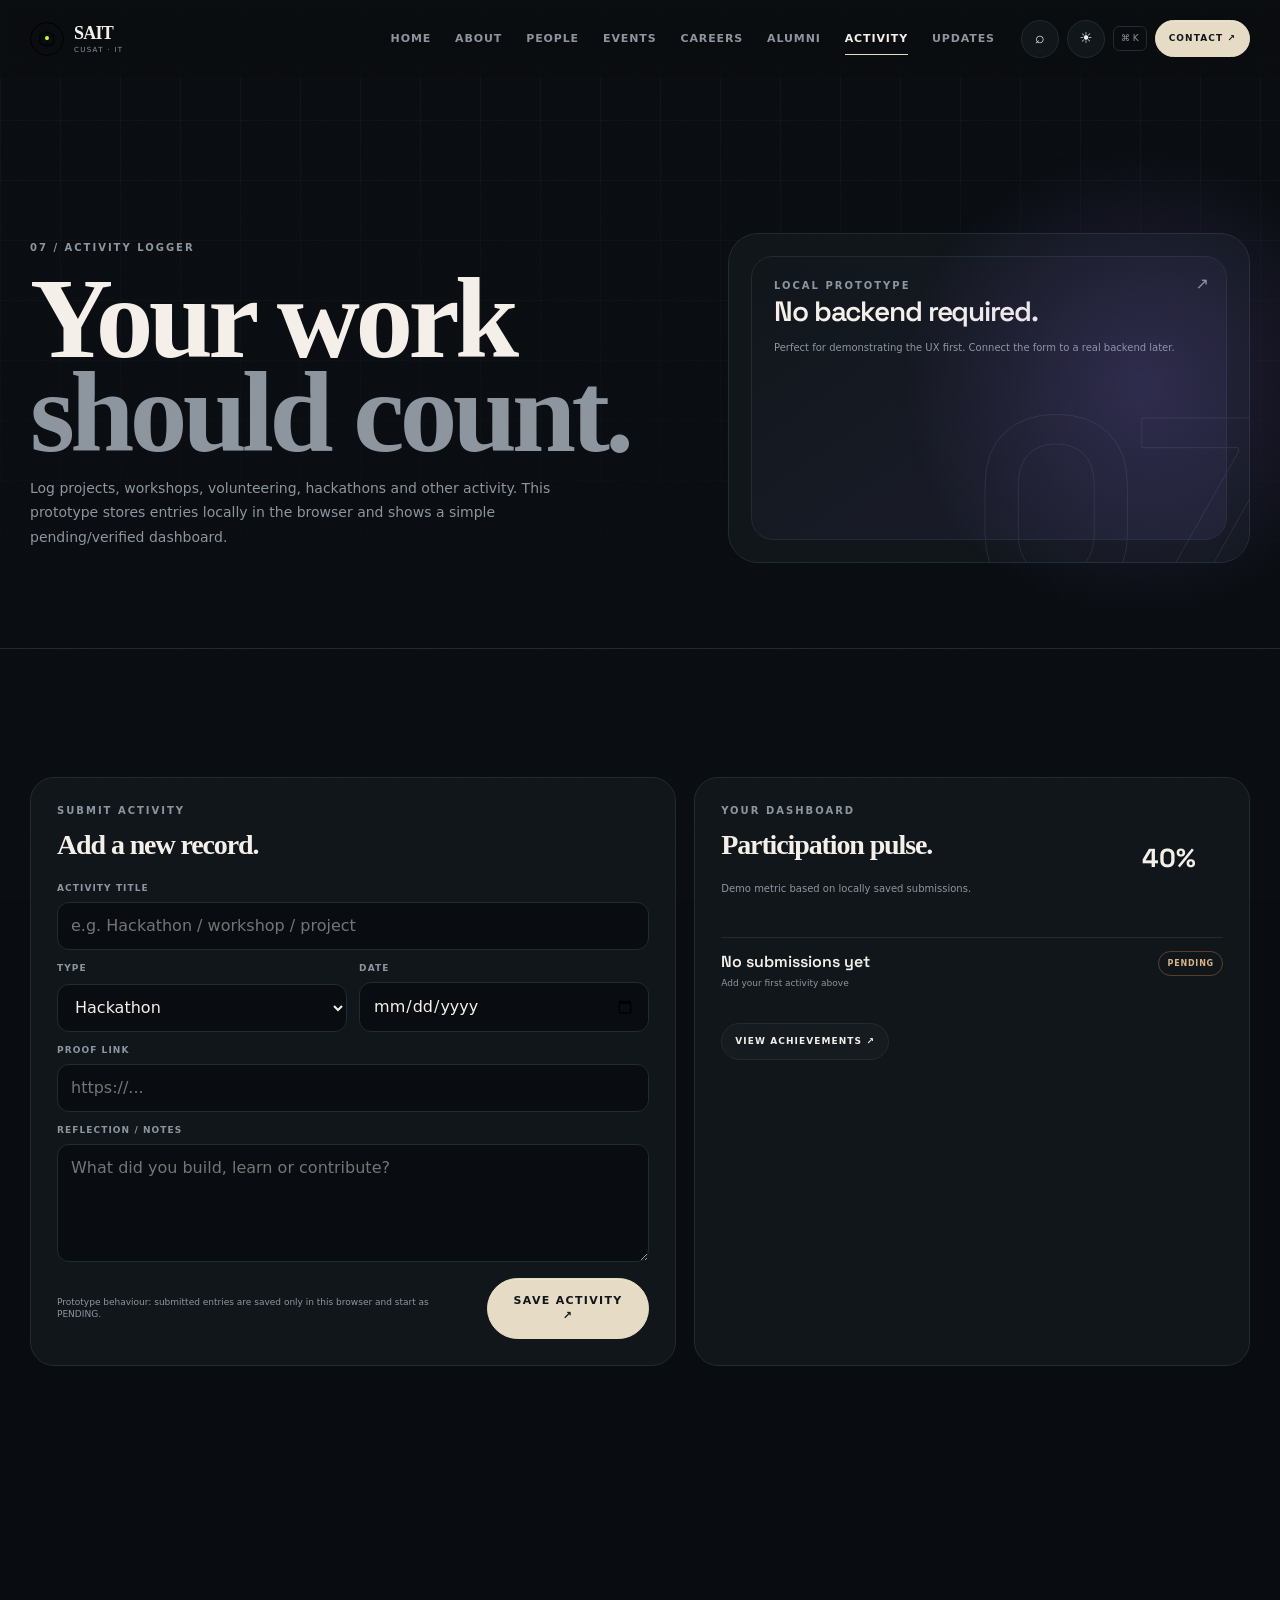
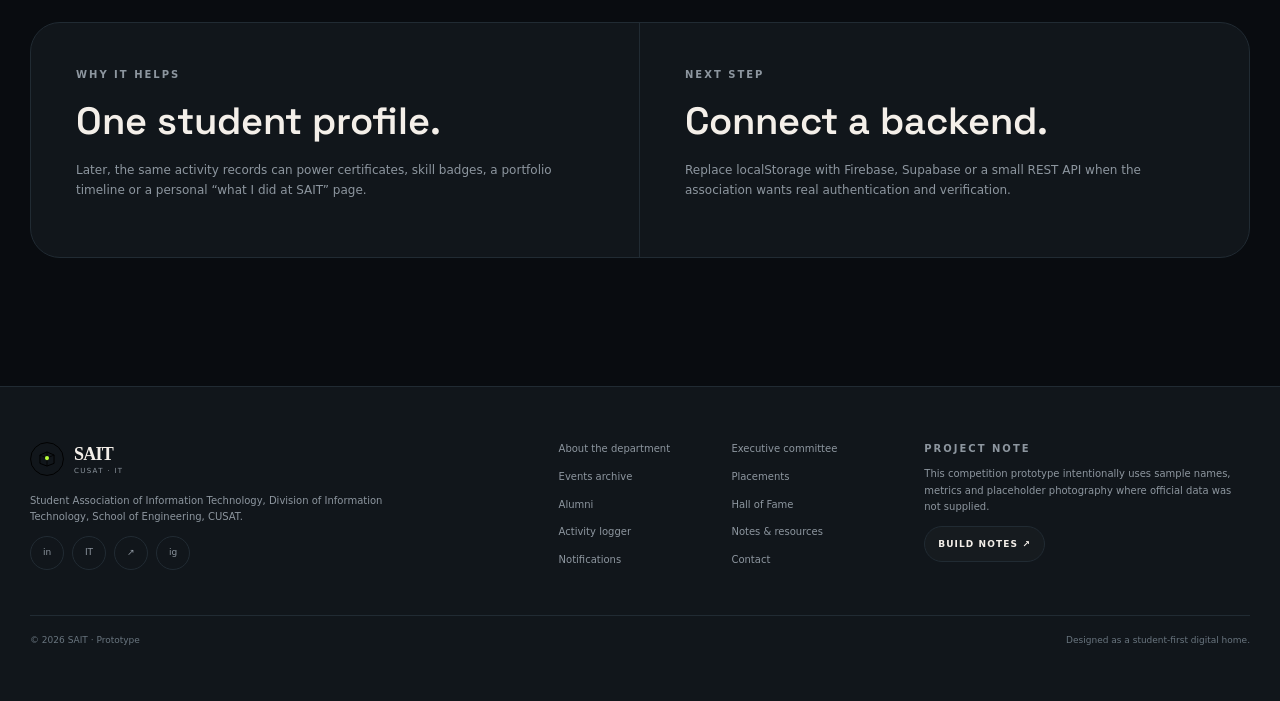
<file: activity.html>
<!DOCTYPE html>
<html lang="en">
<head>
<meta charset="utf-8">
<meta name="viewport" content="width=device-width,initial-scale=1">
<meta name="theme-color" content="#080a0d">
<meta name="description" content="SAIT — Student Association of Information Technology, CUSAT.">
<title>Student Activity Logger · SAIT</title>
<link rel="icon" href="assets/favicon.svg">
<link rel="preconnect" href="https://fonts.googleapis.com">
<link rel="preconnect" href="https://fonts.gstatic.com" crossorigin>
<link href="https://fonts.googleapis.com/css2?family=Inter:wght@400;500;600;700;800&family=Space+Grotesk:wght@500;600;700&display=swap" rel="stylesheet">
<link rel="stylesheet" href="style.css">
</head>
<body data-page="activity">
<div class="noise"></div><div class="grid-bg"></div>

<header class="site-header">
  <nav class="nav container">
    <a class="brand" href="index.html" aria-label="SAIT home">
      <img src="assets/logo.svg" alt="SAIT">
      <span class="brand-text"><strong>SAIT</strong><small>CUSAT · IT</small></span>
    </a>
    <div class="nav-links">
      <a data-page="home" href="index.html">Home</a>
      <a data-page="about" href="about.html">About</a>
      <a data-page="people" href="people.html">People</a>
      <a data-page="events" href="events.html">Events</a>
      <a data-page="placements" href="placements.html">Careers</a>
      <a data-page="alumni" href="alumni.html">Alumni</a>
      <a data-page="activity" href="activity.html">Activity</a>
      <a data-page="more" href="notifications.html">Updates</a>
    </div>
    <div class="nav-actions">
      <button class="icon-btn" data-command-open title="Search">⌕</button>
      <button class="icon-btn theme-icon" data-theme-toggle title="Theme">☀</button>
      <span class="command-hint">⌘ K</span>
      <a class="btn small primary" href="contact.html">Contact ↗</a>
      <button class="menu-btn" aria-label="Open menu" aria-expanded="false"><span></span><span></span></button>
    </div>
  </nav>
</header>

<main class="page-top">

<section class="page-hero">
  <div class="container page-hero-grid">
    <div class="reveal"><div class="kicker">07 / ACTIVITY LOGGER</div><h1 class="display">Your work<br><span class="dim">should count.</span></h1><p>Log projects, workshops, volunteering, hackathons and other activity. This prototype stores entries locally in the browser and shows a simple pending/verified dashboard.</p></div>
    <div class="page-hero-art reveal delay-1"><div class="big-num">07</div><div class="signal"><div class="kicker">LOCAL PROTOTYPE</div><h3>No backend required.</h3><p>Perfect for demonstrating the UX first. Connect the form to a real backend later.</p></div></div>
  </div>
</section>

<section class="section">
  <div class="container activity-shell">
    <form id="activityForm" class="form-card reveal">
      <div class="kicker">SUBMIT ACTIVITY</div>
      <h2 class="h3" style="margin-top:13px">Add a new record.</h2>
      <div class="form-grid" style="margin-top:22px">
        <div class="field full"><label>Activity title</label><input name="title" required placeholder="e.g. Hackathon / workshop / project"></div>
        <div class="field"><label>Type</label><select name="type"><option>Hackathon</option><option>Workshop</option><option>Project</option><option>Competition</option><option>Volunteering</option><option>Other</option></select></div>
        <div class="field"><label>Date</label><input name="date" type="date"></div>
        <div class="field full"><label>Proof link</label><input name="proof" type="url" placeholder="https://..."></div>
        <div class="field full"><label>Reflection / notes</label><textarea name="notes" placeholder="What did you build, learn or contribute?"></textarea></div>
      </div>
      <div class="form-foot"><div class="proof-note">Prototype behaviour: submitted entries are saved only in this browser and start as PENDING.</div><button class="btn primary" type="submit">Save activity ↗</button></div>
    </form>

    <div class="dashboard-card reveal delay-1">
      <div class="dashboard-head"><div><div class="kicker">YOUR DASHBOARD</div><h2 class="h3" style="margin-top:13px">Participation pulse.</h2><p class="dim mini">Demo metric based on locally saved submissions.</p></div><div class="ring"><span id="activityRingValue">40%</span></div></div>
      <div class="activity-list" id="activityList"></div>
      <div style="margin-top:20px"><a class="btn small ghost" href="hall-of-fame.html">View achievements ↗</a></div>
    </div>
  </div>
</section>

<section class="section">
  <div class="container split-banner reveal">
    <div class="split-block"><div class="kicker">WHY IT HELPS</div><h3>One student profile.</h3><p>Later, the same activity records can power certificates, skill badges, a portfolio timeline or a personal “what I did at SAIT” page.</p></div>
    <div class="split-block"><div class="kicker">NEXT STEP</div><h3>Connect a backend.</h3><p>Replace localStorage with Firebase, Supabase or a small REST API when the association wants real authentication and verification.</p></div>
  </div>
</section>
</main>
<footer class="footer">
  <div class="container footer-grid">
    <div>
      <a class="footer-brand" href="index.html"><img src="assets/logo.svg" alt=""><span class="brand-text"><strong>SAIT</strong><small>CUSAT · IT</small></span></a>
      <p>Student Association of Information Technology, Division of Information Technology, School of Engineering, CUSAT.</p>
      <div class="footer-socials">
        <a href="https://in.linkedin.com/company/students-association-of-information-technology-sait-cusat" target="_blank" rel="noopener" aria-label="LinkedIn">in</a>
        <a href="https://soe.cusat.ac.in/soe_association.php?c=it" target="_blank" rel="noopener" aria-label="Official department">IT</a>
        <a href="https://sait-opal.vercel.app/" target="_blank" rel="noopener" aria-label="Current website">↗</a>
        <a href="https://www.instagram.com/" target="_blank" rel="noopener" aria-label="Instagram placeholder">ig</a>
      </div>
    </div>
    <div class="footer-links">
      <a href="about.html">About the department</a><a href="people.html">Executive committee</a>
      <a href="events.html">Events archive</a><a href="placements.html">Placements</a>
      <a href="alumni.html">Alumni</a><a href="hall-of-fame.html">Hall of Fame</a>
      <a href="activity.html">Activity logger</a><a href="notes.html">Notes & resources</a>
      <a href="notifications.html">Notifications</a><a href="contact.html">Contact</a>
    </div>
    <div>
      <div class="kicker">PROJECT NOTE</div>
      <p>This competition prototype intentionally uses sample names, metrics and placeholder photography where official data was not supplied.</p>
      <a class="btn small ghost" href="README.md">Build notes ↗</a>
    </div>
  </div>
  <div class="container footer-bottom">
    <span>© 2026 SAIT · Prototype</span><span>Designed as a student-first digital home.</span>
  </div>
</footer>

<div class="command" id="command" aria-hidden="true">
  <div class="command-bg" data-close-command></div>
  <div class="command-box">
    <div class="command-search"><span>⌕</span><input id="commandInput" autocomplete="off" placeholder="Jump to a page…"></div>
    <div class="command-list" id="commandList"></div>
  </div>
</div>
<div class="modal" id="modal"></div>
<div class="toast" id="toast"></div>
<script src="data.js"></script><script src="script.js"></script></body></html>
</file>
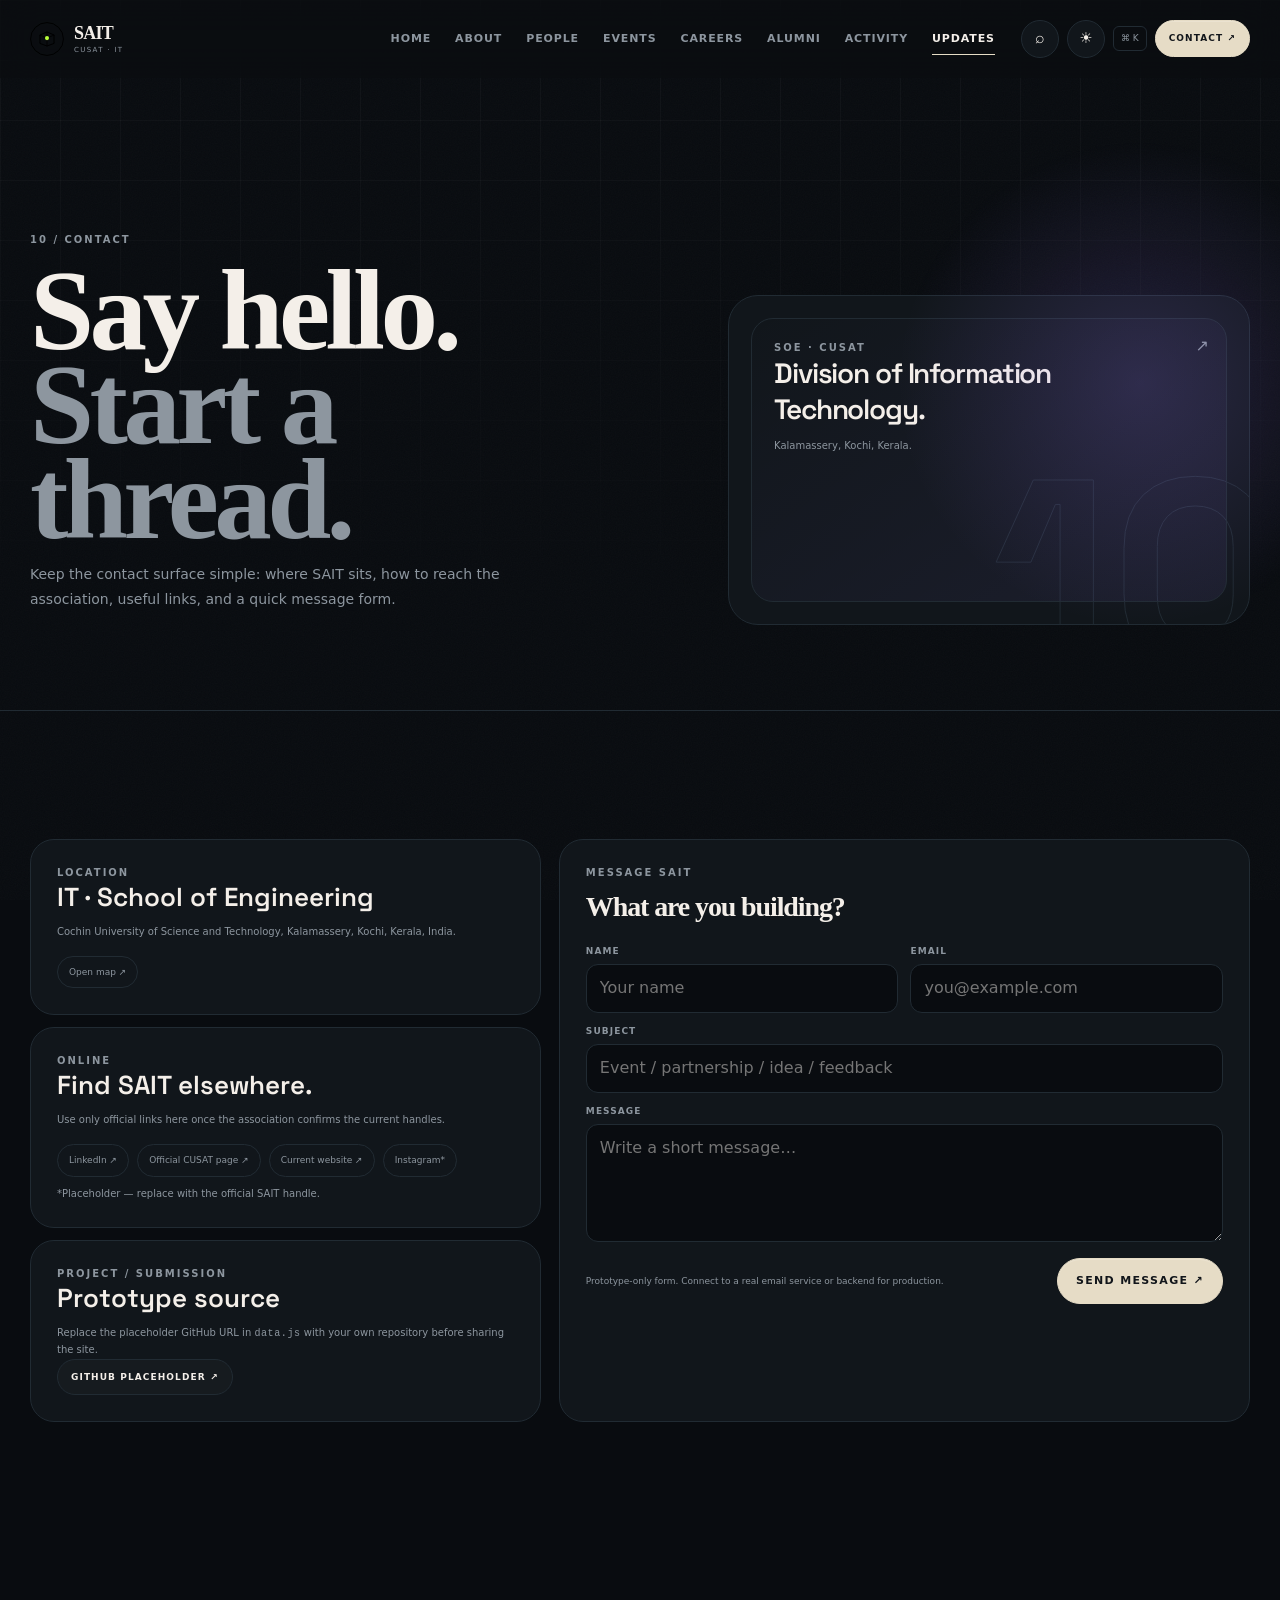
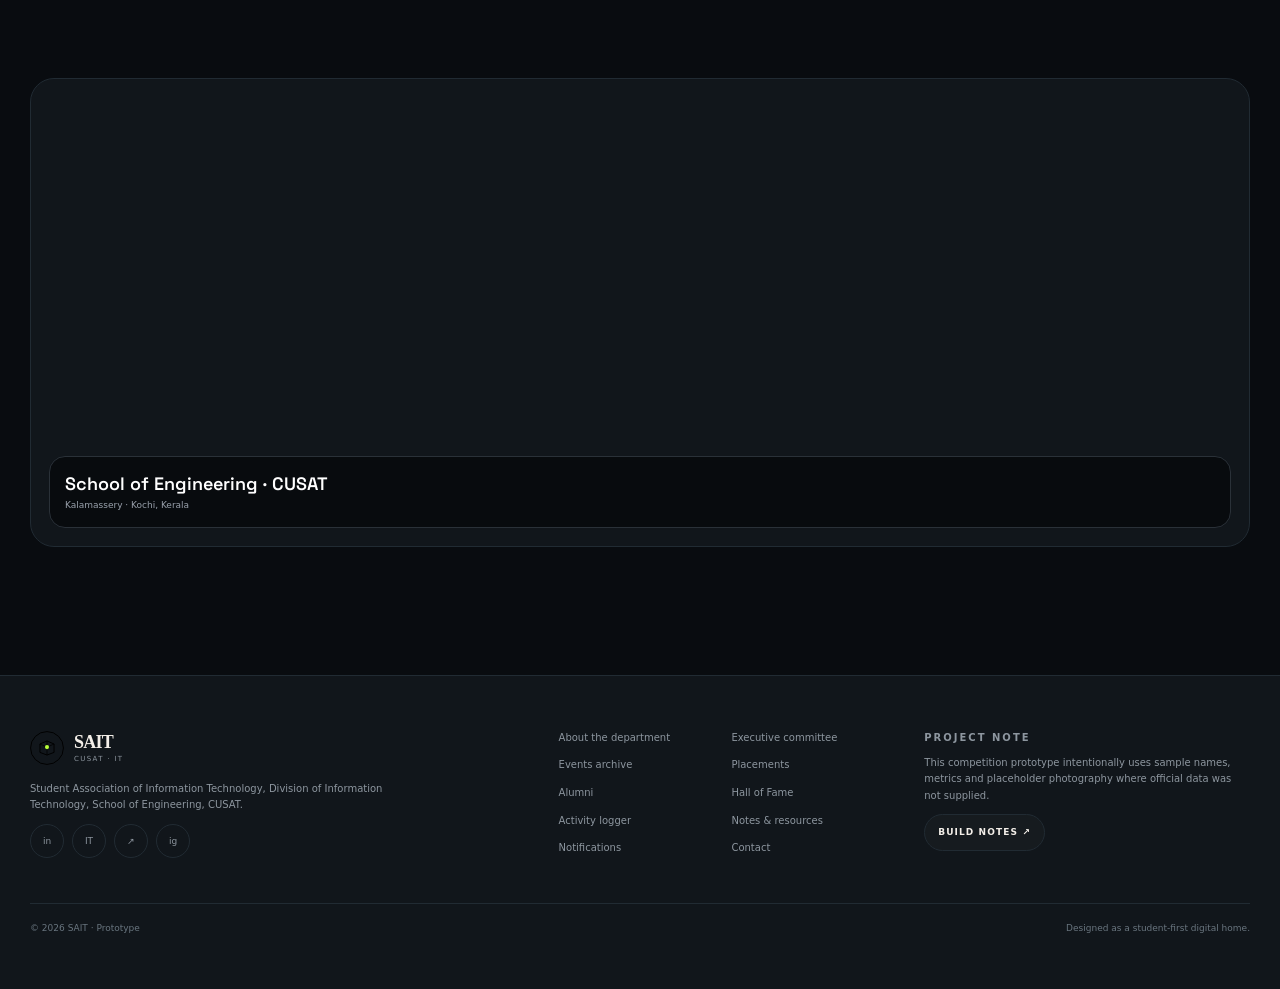
<file: contact.html>
<!DOCTYPE html>
<html lang="en">
<head>
<meta charset="utf-8">
<meta name="viewport" content="width=device-width,initial-scale=1">
<meta name="theme-color" content="#080a0d">
<meta name="description" content="SAIT — Student Association of Information Technology, CUSAT.">
<title>Contact SAIT · SAIT</title>
<link rel="icon" href="assets/favicon.svg">
<link rel="preconnect" href="https://fonts.googleapis.com">
<link rel="preconnect" href="https://fonts.gstatic.com" crossorigin>
<link href="https://fonts.googleapis.com/css2?family=Inter:wght@400;500;600;700;800&family=Space+Grotesk:wght@500;600;700&display=swap" rel="stylesheet">
<link rel="stylesheet" href="style.css">
</head>
<body data-page="more">
<div class="noise"></div><div class="grid-bg"></div>

<header class="site-header">
  <nav class="nav container">
    <a class="brand" href="index.html" aria-label="SAIT home">
      <img src="assets/logo.svg" alt="SAIT">
      <span class="brand-text"><strong>SAIT</strong><small>CUSAT · IT</small></span>
    </a>
    <div class="nav-links">
      <a data-page="home" href="index.html">Home</a>
      <a data-page="about" href="about.html">About</a>
      <a data-page="people" href="people.html">People</a>
      <a data-page="events" href="events.html">Events</a>
      <a data-page="placements" href="placements.html">Careers</a>
      <a data-page="alumni" href="alumni.html">Alumni</a>
      <a data-page="activity" href="activity.html">Activity</a>
      <a data-page="more" href="notifications.html">Updates</a>
    </div>
    <div class="nav-actions">
      <button class="icon-btn" data-command-open title="Search">⌕</button>
      <button class="icon-btn theme-icon" data-theme-toggle title="Theme">☀</button>
      <span class="command-hint">⌘ K</span>
      <a class="btn small primary" href="contact.html">Contact ↗</a>
      <button class="menu-btn" aria-label="Open menu" aria-expanded="false"><span></span><span></span></button>
    </div>
  </nav>
</header>

<main class="page-top">

<section class="page-hero">
  <div class="container page-hero-grid">
    <div class="reveal"><div class="kicker">10 / CONTACT</div><h1 class="display">Say hello.<br><span class="dim">Start a thread.</span></h1><p>Keep the contact surface simple: where SAIT sits, how to reach the association, useful links, and a quick message form.</p></div>
    <div class="page-hero-art reveal delay-1"><div class="big-num">10</div><div class="signal"><div class="kicker">SOE · CUSAT</div><h3>Division of Information Technology.</h3><p>Kalamassery, Kochi, Kerala.</p></div></div>
  </div>
</section>
<section class="section">
  <div class="container contact-grid">
    <div class="info-stack">
      <div class="info-card reveal"><div class="kicker">LOCATION</div><h3>IT · School of Engineering</h3><p>Cochin University of Science and Technology, Kalamassery, Kochi, Kerala, India.</p><div class="social-list"><a href="https://www.google.com/maps/search/?api=1&query=Cochin+University+of+Science+and+Technology+School+of+Engineering" target="_blank" rel="noopener">Open map ↗</a></div></div>
      <div class="info-card reveal"><div class="kicker">ONLINE</div><h3>Find SAIT elsewhere.</h3><p>Use only official links here once the association confirms the current handles.</p><div class="social-list"><a href="https://in.linkedin.com/company/students-association-of-information-technology-sait-cusat" target="_blank" rel="noopener">LinkedIn ↗</a><a href="https://soe.cusat.ac.in/soe_association.php?c=it" target="_blank" rel="noopener">Official CUSAT page ↗</a><a href="https://sait-opal.vercel.app/" target="_blank" rel="noopener">Current website ↗</a><a href="https://www.instagram.com/" target="_blank" rel="noopener">Instagram*</a></div><div class="mini dim" style="margin-top:10px">*Placeholder — replace with the official SAIT handle.</div></div>
      <div class="info-card reveal"><div class="kicker">PROJECT / SUBMISSION</div><h3>Prototype source</h3><p>Replace the placeholder GitHub URL in <span class="mono">data.js</span> with your own repository before sharing the site.</p><a class="btn small ghost" href="https://github.com/YOUR-USERNAME/sait-website-redesign">GitHub placeholder ↗</a></div>
    </div>
    <div class="form-card reveal">
      <div class="kicker">MESSAGE SAIT</div>
      <h2 class="h3" style="margin-top:13px">What are you building?</h2>
      <form data-demo-form style="margin-top:22px">
        <div class="form-grid">
          <div class="field"><label>Name</label><input required placeholder="Your name"></div>
          <div class="field"><label>Email</label><input type="email" required placeholder="you@example.com"></div>
          <div class="field full"><label>Subject</label><input required placeholder="Event / partnership / idea / feedback"></div>
          <div class="field full"><label>Message</label><textarea required placeholder="Write a short message…"></textarea></div>
        </div>
        <div class="form-foot"><div class="proof-note">Prototype-only form. Connect to a real email service or backend for production.</div><button class="btn primary" type="submit">Send message ↗</button></div>
      </form>
    </div>
  </div>
</section>
<section class="section">
  <div class="container map-card reveal">
    <iframe title="CUSAT School of Engineering map" loading="lazy" src="https://www.openstreetmap.org/export/embed.html?bbox=76.315%2C10.045%2C76.333%2C10.064&layer=mapnik&marker=10.054%2C76.322"></iframe>
    <div class="map-caption"><strong>School of Engineering · CUSAT</strong><small>Kalamassery · Kochi, Kerala</small></div>
  </div>
</section>
</main>
<footer class="footer">
  <div class="container footer-grid">
    <div>
      <a class="footer-brand" href="index.html"><img src="assets/logo.svg" alt=""><span class="brand-text"><strong>SAIT</strong><small>CUSAT · IT</small></span></a>
      <p>Student Association of Information Technology, Division of Information Technology, School of Engineering, CUSAT.</p>
      <div class="footer-socials">
        <a href="https://in.linkedin.com/company/students-association-of-information-technology-sait-cusat" target="_blank" rel="noopener" aria-label="LinkedIn">in</a>
        <a href="https://soe.cusat.ac.in/soe_association.php?c=it" target="_blank" rel="noopener" aria-label="Official department">IT</a>
        <a href="https://sait-opal.vercel.app/" target="_blank" rel="noopener" aria-label="Current website">↗</a>
        <a href="https://www.instagram.com/" target="_blank" rel="noopener" aria-label="Instagram placeholder">ig</a>
      </div>
    </div>
    <div class="footer-links">
      <a href="about.html">About the department</a><a href="people.html">Executive committee</a>
      <a href="events.html">Events archive</a><a href="placements.html">Placements</a>
      <a href="alumni.html">Alumni</a><a href="hall-of-fame.html">Hall of Fame</a>
      <a href="activity.html">Activity logger</a><a href="notes.html">Notes & resources</a>
      <a href="notifications.html">Notifications</a><a href="contact.html">Contact</a>
    </div>
    <div>
      <div class="kicker">PROJECT NOTE</div>
      <p>This competition prototype intentionally uses sample names, metrics and placeholder photography where official data was not supplied.</p>
      <a class="btn small ghost" href="README.md">Build notes ↗</a>
    </div>
  </div>
  <div class="container footer-bottom">
    <span>© 2026 SAIT · Prototype</span><span>Designed as a student-first digital home.</span>
  </div>
</footer>

<div class="command" id="command" aria-hidden="true">
  <div class="command-bg" data-close-command></div>
  <div class="command-box">
    <div class="command-search"><span>⌕</span><input id="commandInput" autocomplete="off" placeholder="Jump to a page…"></div>
    <div class="command-list" id="commandList"></div>
  </div>
</div>
<div class="modal" id="modal"></div>
<div class="toast" id="toast"></div>
<script src="data.js"></script><script src="script.js"></script></body></html>
</file>
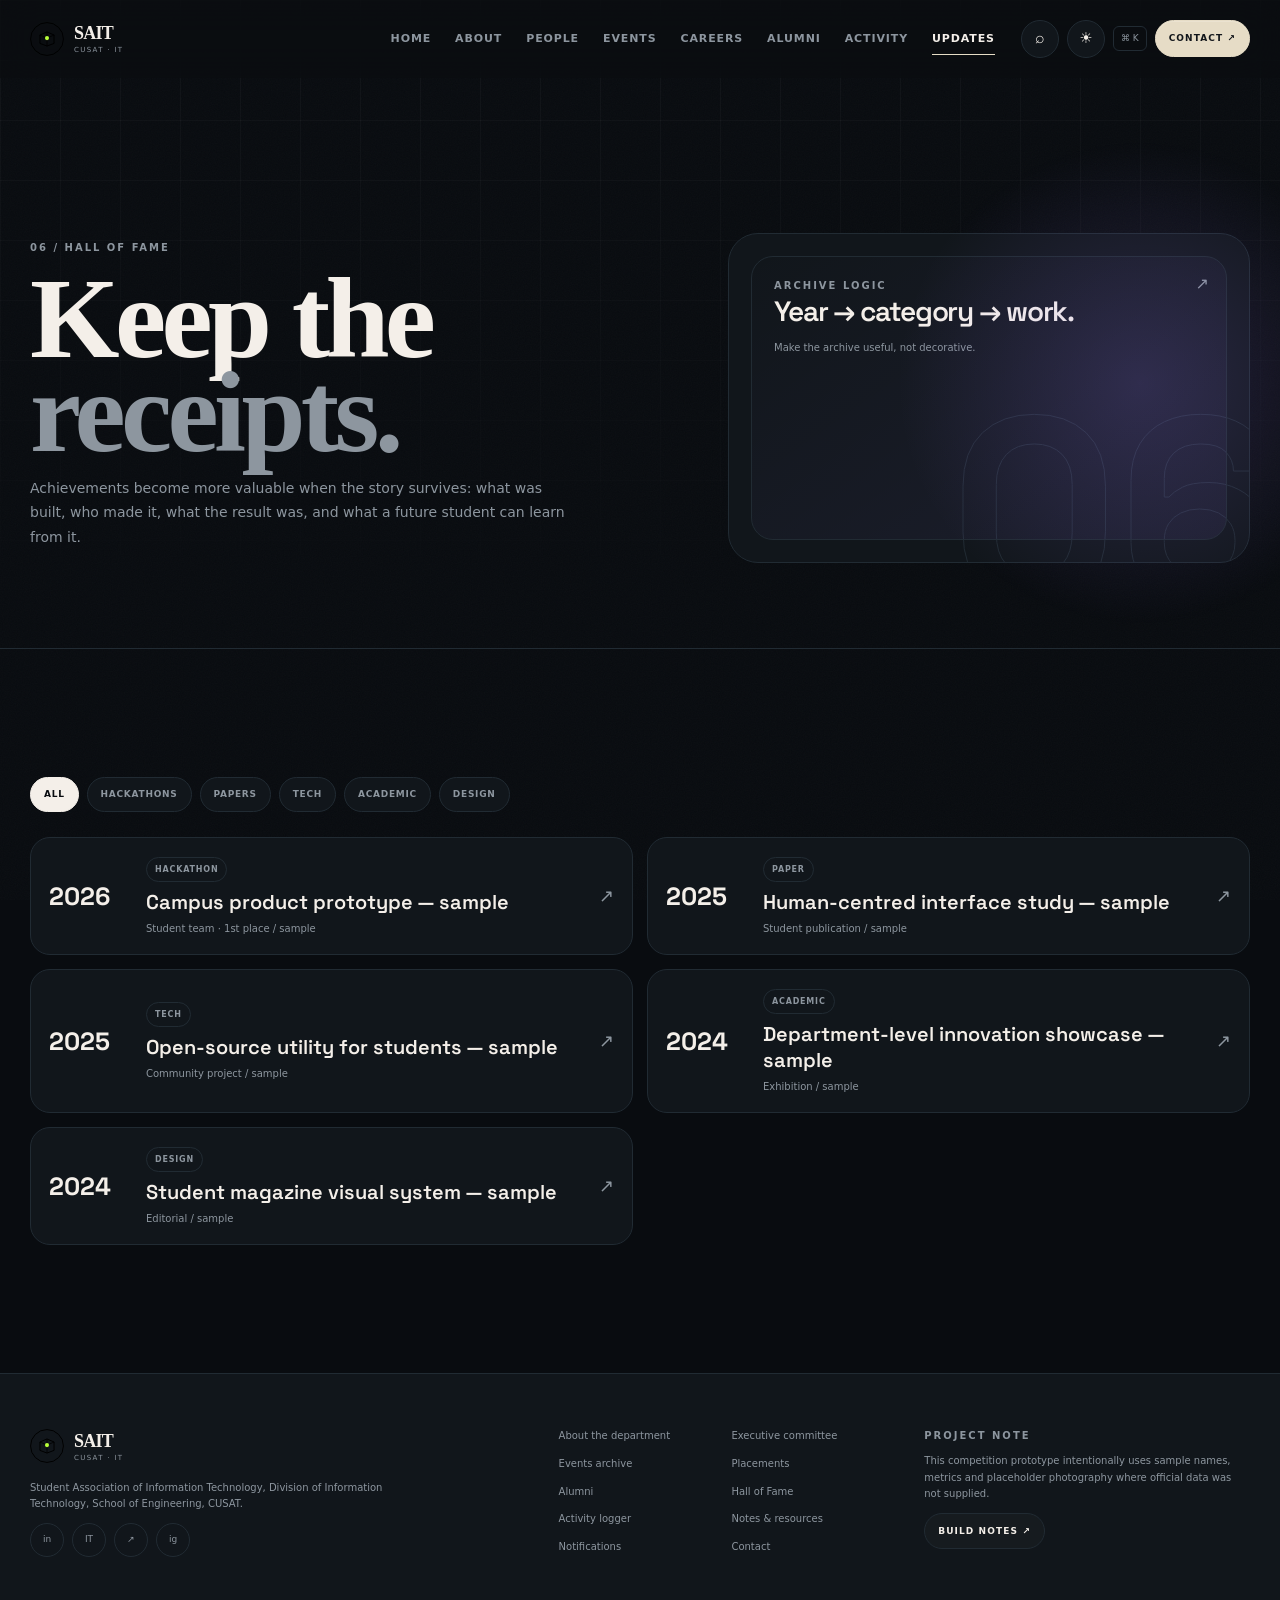
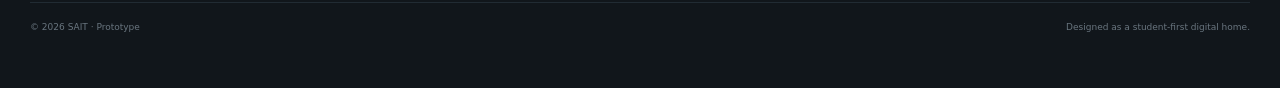
<file: hall-of-fame.html>
<!DOCTYPE html>
<html lang="en">
<head>
<meta charset="utf-8">
<meta name="viewport" content="width=device-width,initial-scale=1">
<meta name="theme-color" content="#080a0d">
<meta name="description" content="SAIT — Student Association of Information Technology, CUSAT.">
<title>Achievements & Hall of Fame · SAIT</title>
<link rel="icon" href="assets/favicon.svg">
<link rel="preconnect" href="https://fonts.googleapis.com">
<link rel="preconnect" href="https://fonts.gstatic.com" crossorigin>
<link href="https://fonts.googleapis.com/css2?family=Inter:wght@400;500;600;700;800&family=Space+Grotesk:wght@500;600;700&display=swap" rel="stylesheet">
<link rel="stylesheet" href="style.css">
</head>
<body data-page="more">
<div class="noise"></div><div class="grid-bg"></div>

<header class="site-header">
  <nav class="nav container">
    <a class="brand" href="index.html" aria-label="SAIT home">
      <img src="assets/logo.svg" alt="SAIT">
      <span class="brand-text"><strong>SAIT</strong><small>CUSAT · IT</small></span>
    </a>
    <div class="nav-links">
      <a data-page="home" href="index.html">Home</a>
      <a data-page="about" href="about.html">About</a>
      <a data-page="people" href="people.html">People</a>
      <a data-page="events" href="events.html">Events</a>
      <a data-page="placements" href="placements.html">Careers</a>
      <a data-page="alumni" href="alumni.html">Alumni</a>
      <a data-page="activity" href="activity.html">Activity</a>
      <a data-page="more" href="notifications.html">Updates</a>
    </div>
    <div class="nav-actions">
      <button class="icon-btn" data-command-open title="Search">⌕</button>
      <button class="icon-btn theme-icon" data-theme-toggle title="Theme">☀</button>
      <span class="command-hint">⌘ K</span>
      <a class="btn small primary" href="contact.html">Contact ↗</a>
      <button class="menu-btn" aria-label="Open menu" aria-expanded="false"><span></span><span></span></button>
    </div>
  </nav>
</header>

<main class="page-top">

<section class="page-hero">
  <div class="container page-hero-grid">
    <div class="reveal"><div class="kicker">06 / HALL OF FAME</div><h1 class="display">Keep the<br><span class="dim">receipts.</span></h1><p>Achievements become more valuable when the story survives: what was built, who made it, what the result was, and what a future student can learn from it.</p></div>
    <div class="page-hero-art reveal delay-1"><div class="big-num">06</div><div class="signal"><div class="kicker">ARCHIVE LOGIC</div><h3>Year → category → work.</h3><p>Make the archive useful, not decorative.</p></div></div>
  </div>
</section>
<section class="section">
  <div class="container">
    <div class="controls">
      <button class="filter-btn active" data-hall-filter="ALL">ALL</button>
      <button class="filter-btn" data-hall-filter="HACKATHON">HACKATHONS</button>
      <button class="filter-btn" data-hall-filter="PAPER">PAPERS</button>
      <button class="filter-btn" data-hall-filter="TECH">TECH</button>
      <button class="filter-btn" data-hall-filter="ACADEMIC">ACADEMIC</button>
      <button class="filter-btn" data-hall-filter="DESIGN">DESIGN</button>
    </div>
    <div class="hall-grid" data-hall></div>
  </div>
</section>
<script>
document.addEventListener("DOMContentLoaded",()=>{
 const root=document.querySelector("[data-hall]"), buttons=[...document.querySelectorAll("[data-hall-filter]")];
 function draw(filter){
   root.innerHTML=SAIT_DATA.hall.filter(h=>filter==="ALL"||h.tag===filter).map(h=>`<article class="hall-item reveal"><div class="hall-year">${h.year}</div><div><span class="tag">${h.tag}</span><h3>${h.title}</h3><p>${h.meta}</p></div><div class="hall-arrow">↗</div></article>`).join("");
   root.querySelectorAll(".reveal").forEach(el=>el.classList.add("visible"));
 }
 buttons.forEach(b=>b.addEventListener("click",()=>{buttons.forEach(x=>x.classList.remove("active"));b.classList.add("active");draw(b.dataset.hallFilter)}));
 draw("ALL");
});
</script>
</main>
<footer class="footer">
  <div class="container footer-grid">
    <div>
      <a class="footer-brand" href="index.html"><img src="assets/logo.svg" alt=""><span class="brand-text"><strong>SAIT</strong><small>CUSAT · IT</small></span></a>
      <p>Student Association of Information Technology, Division of Information Technology, School of Engineering, CUSAT.</p>
      <div class="footer-socials">
        <a href="https://in.linkedin.com/company/students-association-of-information-technology-sait-cusat" target="_blank" rel="noopener" aria-label="LinkedIn">in</a>
        <a href="https://soe.cusat.ac.in/soe_association.php?c=it" target="_blank" rel="noopener" aria-label="Official department">IT</a>
        <a href="https://sait-opal.vercel.app/" target="_blank" rel="noopener" aria-label="Current website">↗</a>
        <a href="https://www.instagram.com/" target="_blank" rel="noopener" aria-label="Instagram placeholder">ig</a>
      </div>
    </div>
    <div class="footer-links">
      <a href="about.html">About the department</a><a href="people.html">Executive committee</a>
      <a href="events.html">Events archive</a><a href="placements.html">Placements</a>
      <a href="alumni.html">Alumni</a><a href="hall-of-fame.html">Hall of Fame</a>
      <a href="activity.html">Activity logger</a><a href="notes.html">Notes & resources</a>
      <a href="notifications.html">Notifications</a><a href="contact.html">Contact</a>
    </div>
    <div>
      <div class="kicker">PROJECT NOTE</div>
      <p>This competition prototype intentionally uses sample names, metrics and placeholder photography where official data was not supplied.</p>
      <a class="btn small ghost" href="README.md">Build notes ↗</a>
    </div>
  </div>
  <div class="container footer-bottom">
    <span>© 2026 SAIT · Prototype</span><span>Designed as a student-first digital home.</span>
  </div>
</footer>

<div class="command" id="command" aria-hidden="true">
  <div class="command-bg" data-close-command></div>
  <div class="command-box">
    <div class="command-search"><span>⌕</span><input id="commandInput" autocomplete="off" placeholder="Jump to a page…"></div>
    <div class="command-list" id="commandList"></div>
  </div>
</div>
<div class="modal" id="modal"></div>
<div class="toast" id="toast"></div>
<script src="data.js"></script><script src="script.js"></script></body></html>
</file>
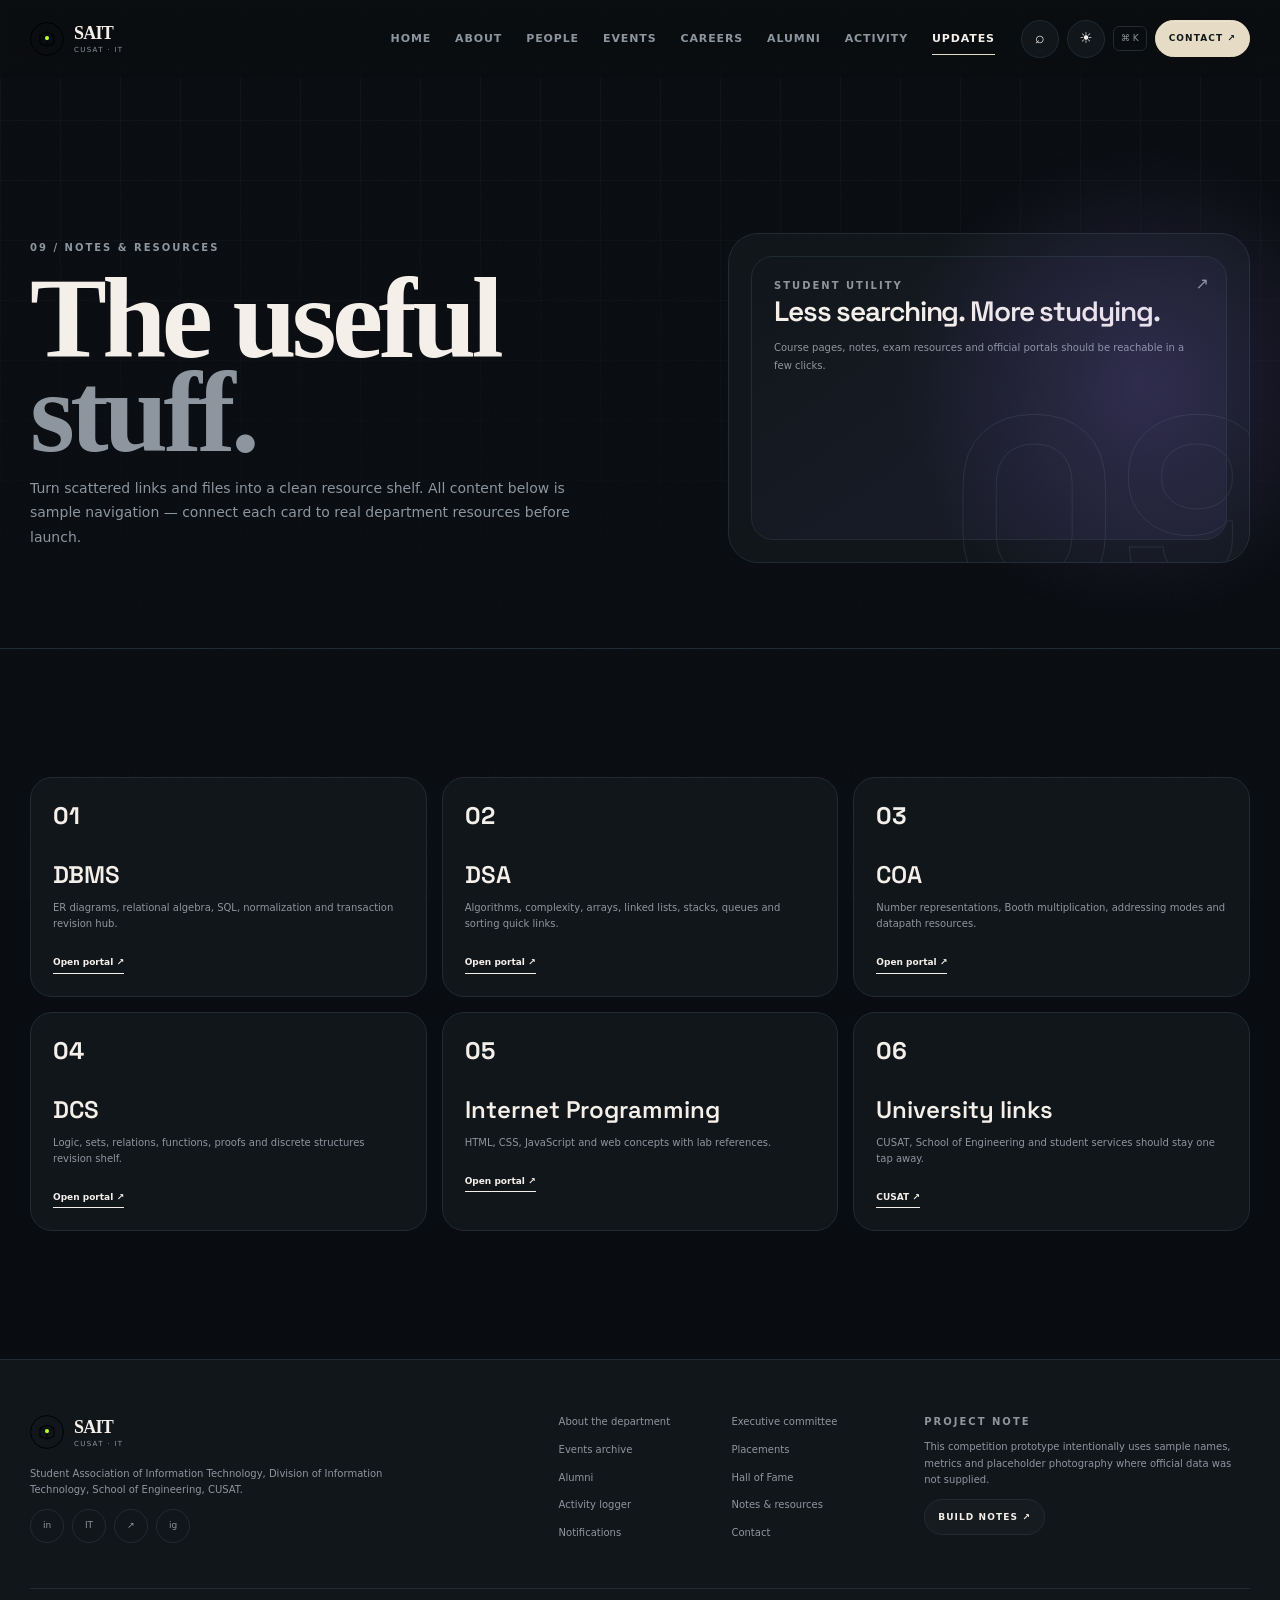
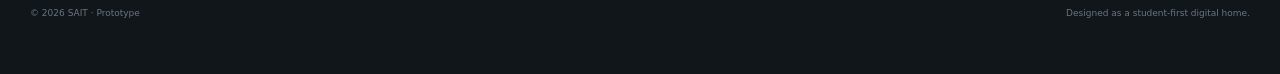
<file: notes.html>
<!DOCTYPE html>
<html lang="en">
<head>
<meta charset="utf-8">
<meta name="viewport" content="width=device-width,initial-scale=1">
<meta name="theme-color" content="#080a0d">
<meta name="description" content="SAIT — Student Association of Information Technology, CUSAT.">
<title>Notes & academic resources · SAIT</title>
<link rel="icon" href="assets/favicon.svg">
<link rel="preconnect" href="https://fonts.googleapis.com">
<link rel="preconnect" href="https://fonts.gstatic.com" crossorigin>
<link href="https://fonts.googleapis.com/css2?family=Inter:wght@400;500;600;700;800&family=Space+Grotesk:wght@500;600;700&display=swap" rel="stylesheet">
<link rel="stylesheet" href="style.css">
</head>
<body data-page="more">
<div class="noise"></div><div class="grid-bg"></div>

<header class="site-header">
  <nav class="nav container">
    <a class="brand" href="index.html" aria-label="SAIT home">
      <img src="assets/logo.svg" alt="SAIT">
      <span class="brand-text"><strong>SAIT</strong><small>CUSAT · IT</small></span>
    </a>
    <div class="nav-links">
      <a data-page="home" href="index.html">Home</a>
      <a data-page="about" href="about.html">About</a>
      <a data-page="people" href="people.html">People</a>
      <a data-page="events" href="events.html">Events</a>
      <a data-page="placements" href="placements.html">Careers</a>
      <a data-page="alumni" href="alumni.html">Alumni</a>
      <a data-page="activity" href="activity.html">Activity</a>
      <a data-page="more" href="notifications.html">Updates</a>
    </div>
    <div class="nav-actions">
      <button class="icon-btn" data-command-open title="Search">⌕</button>
      <button class="icon-btn theme-icon" data-theme-toggle title="Theme">☀</button>
      <span class="command-hint">⌘ K</span>
      <a class="btn small primary" href="contact.html">Contact ↗</a>
      <button class="menu-btn" aria-label="Open menu" aria-expanded="false"><span></span><span></span></button>
    </div>
  </nav>
</header>

<main class="page-top">

<section class="page-hero">
  <div class="container page-hero-grid">
    <div class="reveal"><div class="kicker">09 / NOTES & RESOURCES</div><h1 class="display">The useful<br><span class="dim">stuff.</span></h1><p>Turn scattered links and files into a clean resource shelf. All content below is sample navigation — connect each card to real department resources before launch.</p></div>
    <div class="page-hero-art reveal delay-1"><div class="big-num">09</div><div class="signal"><div class="kicker">STUDENT UTILITY</div><h3>Less searching. More studying.</h3><p>Course pages, notes, exam resources and official portals should be reachable in a few clicks.</p></div></div>
  </div>
</section>
<section class="section">
  <div class="container notes-grid">
    <article class="note-card reveal"><div class="icon">01</div><h3>DBMS</h3><p>ER diagrams, relational algebra, SQL, normalization and transaction revision hub.</p><a href="https://www.cusat.ac.in/" target="_blank" rel="noopener">Open portal ↗</a></article>
    <article class="note-card reveal"><div class="icon">02</div><h3>DSA</h3><p>Algorithms, complexity, arrays, linked lists, stacks, queues and sorting quick links.</p><a href="https://www.cusat.ac.in/" target="_blank" rel="noopener">Open portal ↗</a></article>
    <article class="note-card reveal"><div class="icon">03</div><h3>COA</h3><p>Number representations, Booth multiplication, addressing modes and datapath resources.</p><a href="https://www.cusat.ac.in/" target="_blank" rel="noopener">Open portal ↗</a></article>
    <article class="note-card reveal"><div class="icon">04</div><h3>DCS</h3><p>Logic, sets, relations, functions, proofs and discrete structures revision shelf.</p><a href="https://www.cusat.ac.in/" target="_blank" rel="noopener">Open portal ↗</a></article>
    <article class="note-card reveal"><div class="icon">05</div><h3>Internet Programming</h3><p>HTML, CSS, JavaScript and web concepts with lab references.</p><a href="https://www.cusat.ac.in/" target="_blank" rel="noopener">Open portal ↗</a></article>
    <article class="note-card reveal"><div class="icon">06</div><h3>University links</h3><p>CUSAT, School of Engineering and student services should stay one tap away.</p><a href="https://www.cusat.ac.in/" target="_blank" rel="noopener">CUSAT ↗</a></article>
  </div>
</section>
</main>
<footer class="footer">
  <div class="container footer-grid">
    <div>
      <a class="footer-brand" href="index.html"><img src="assets/logo.svg" alt=""><span class="brand-text"><strong>SAIT</strong><small>CUSAT · IT</small></span></a>
      <p>Student Association of Information Technology, Division of Information Technology, School of Engineering, CUSAT.</p>
      <div class="footer-socials">
        <a href="https://in.linkedin.com/company/students-association-of-information-technology-sait-cusat" target="_blank" rel="noopener" aria-label="LinkedIn">in</a>
        <a href="https://soe.cusat.ac.in/soe_association.php?c=it" target="_blank" rel="noopener" aria-label="Official department">IT</a>
        <a href="https://sait-opal.vercel.app/" target="_blank" rel="noopener" aria-label="Current website">↗</a>
        <a href="https://www.instagram.com/" target="_blank" rel="noopener" aria-label="Instagram placeholder">ig</a>
      </div>
    </div>
    <div class="footer-links">
      <a href="about.html">About the department</a><a href="people.html">Executive committee</a>
      <a href="events.html">Events archive</a><a href="placements.html">Placements</a>
      <a href="alumni.html">Alumni</a><a href="hall-of-fame.html">Hall of Fame</a>
      <a href="activity.html">Activity logger</a><a href="notes.html">Notes & resources</a>
      <a href="notifications.html">Notifications</a><a href="contact.html">Contact</a>
    </div>
    <div>
      <div class="kicker">PROJECT NOTE</div>
      <p>This competition prototype intentionally uses sample names, metrics and placeholder photography where official data was not supplied.</p>
      <a class="btn small ghost" href="README.md">Build notes ↗</a>
    </div>
  </div>
  <div class="container footer-bottom">
    <span>© 2026 SAIT · Prototype</span><span>Designed as a student-first digital home.</span>
  </div>
</footer>

<div class="command" id="command" aria-hidden="true">
  <div class="command-bg" data-close-command></div>
  <div class="command-box">
    <div class="command-search"><span>⌕</span><input id="commandInput" autocomplete="off" placeholder="Jump to a page…"></div>
    <div class="command-list" id="commandList"></div>
  </div>
</div>
<div class="modal" id="modal"></div>
<div class="toast" id="toast"></div>
<script src="data.js"></script><script src="script.js"></script></body></html>
</file>
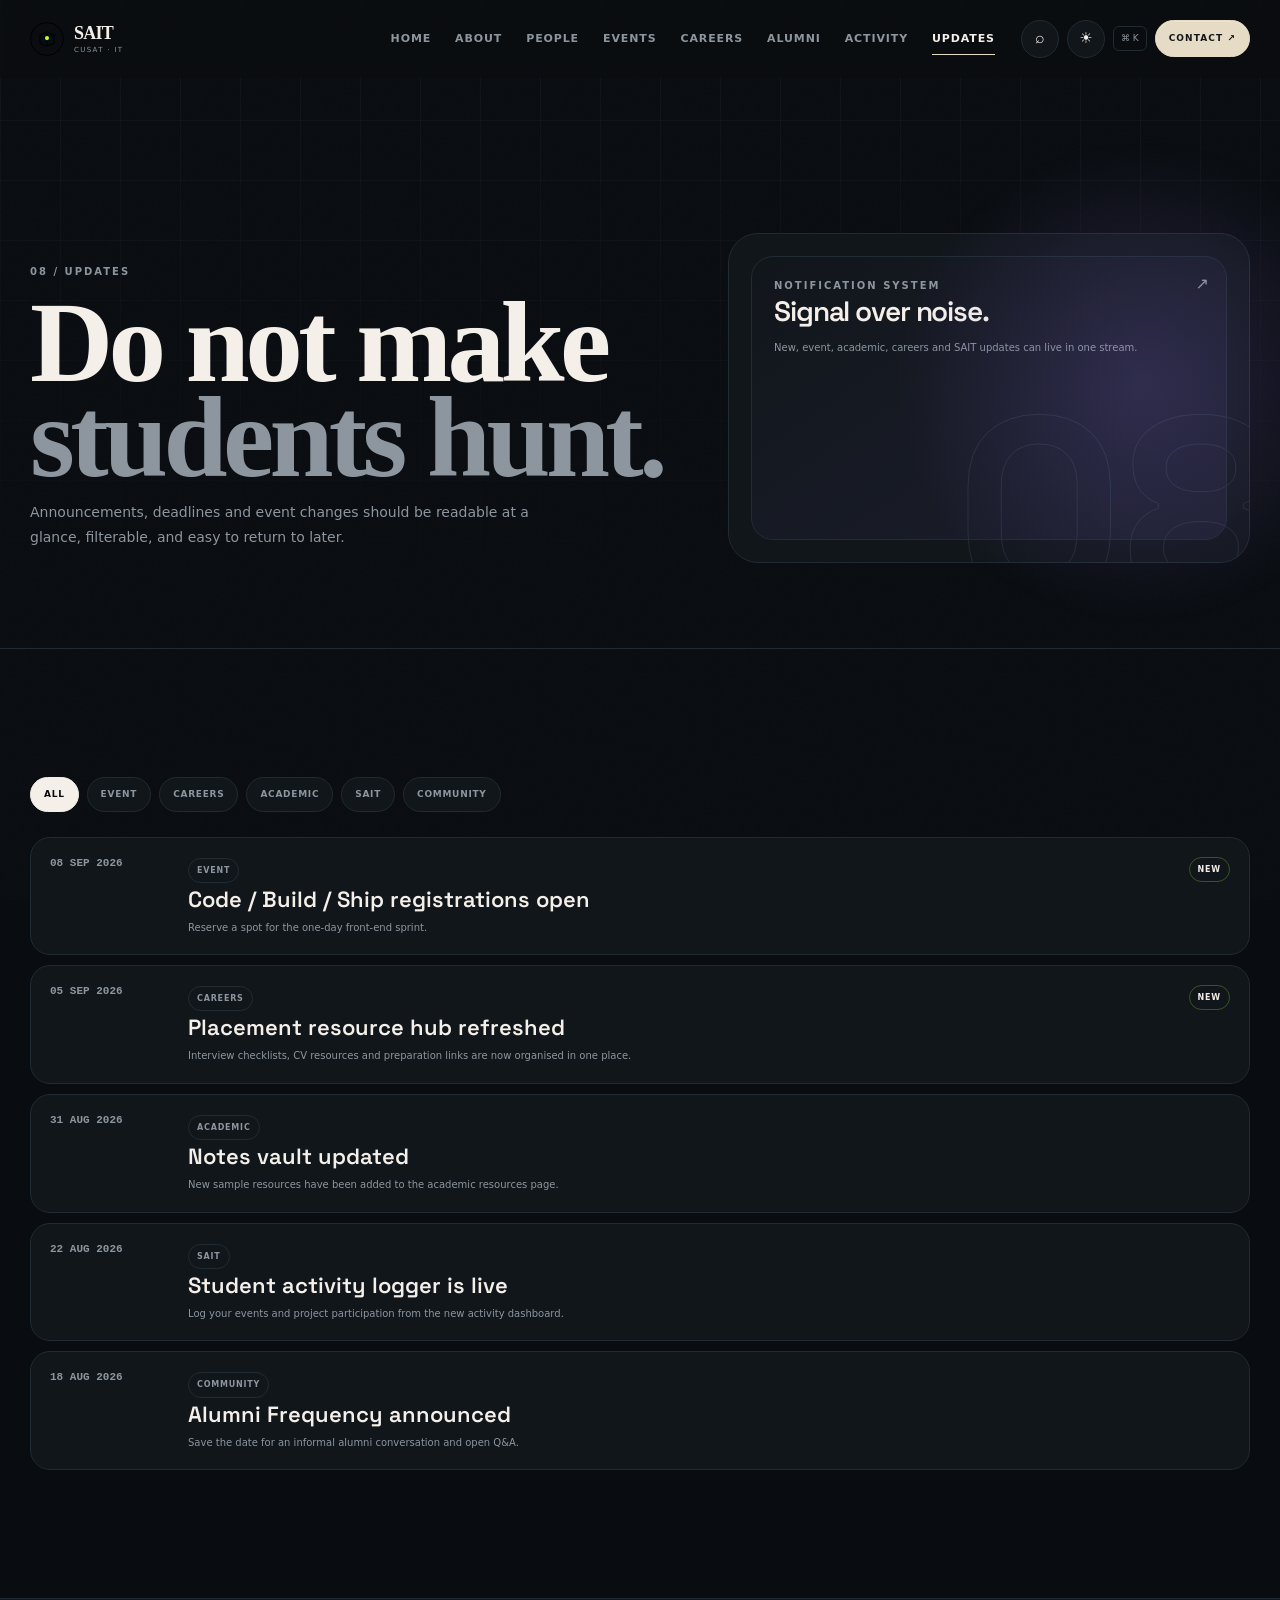
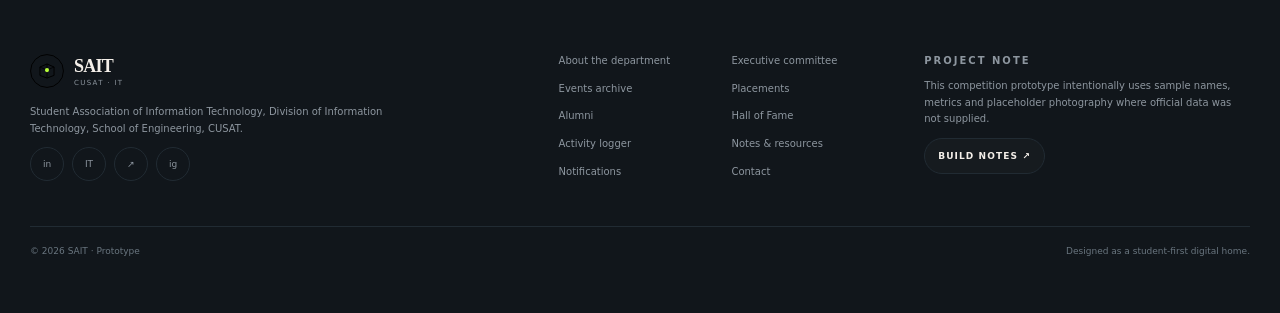
<file: notifications.html>
<!DOCTYPE html>
<html lang="en">
<head>
<meta charset="utf-8">
<meta name="viewport" content="width=device-width,initial-scale=1">
<meta name="theme-color" content="#080a0d">
<meta name="description" content="SAIT — Student Association of Information Technology, CUSAT.">
<title>Notifications & announcements · SAIT</title>
<link rel="icon" href="assets/favicon.svg">
<link rel="preconnect" href="https://fonts.googleapis.com">
<link rel="preconnect" href="https://fonts.gstatic.com" crossorigin>
<link href="https://fonts.googleapis.com/css2?family=Inter:wght@400;500;600;700;800&family=Space+Grotesk:wght@500;600;700&display=swap" rel="stylesheet">
<link rel="stylesheet" href="style.css">
</head>
<body data-page="more">
<div class="noise"></div><div class="grid-bg"></div>

<header class="site-header">
  <nav class="nav container">
    <a class="brand" href="index.html" aria-label="SAIT home">
      <img src="assets/logo.svg" alt="SAIT">
      <span class="brand-text"><strong>SAIT</strong><small>CUSAT · IT</small></span>
    </a>
    <div class="nav-links">
      <a data-page="home" href="index.html">Home</a>
      <a data-page="about" href="about.html">About</a>
      <a data-page="people" href="people.html">People</a>
      <a data-page="events" href="events.html">Events</a>
      <a data-page="placements" href="placements.html">Careers</a>
      <a data-page="alumni" href="alumni.html">Alumni</a>
      <a data-page="activity" href="activity.html">Activity</a>
      <a data-page="more" href="notifications.html">Updates</a>
    </div>
    <div class="nav-actions">
      <button class="icon-btn" data-command-open title="Search">⌕</button>
      <button class="icon-btn theme-icon" data-theme-toggle title="Theme">☀</button>
      <span class="command-hint">⌘ K</span>
      <a class="btn small primary" href="contact.html">Contact ↗</a>
      <button class="menu-btn" aria-label="Open menu" aria-expanded="false"><span></span><span></span></button>
    </div>
  </nav>
</header>

<main class="page-top">

<section class="page-hero">
  <div class="container page-hero-grid">
    <div class="reveal"><div class="kicker">08 / UPDATES</div><h1 class="display">Do not make<br><span class="dim">students hunt.</span></h1><p>Announcements, deadlines and event changes should be readable at a glance, filterable, and easy to return to later.</p></div>
    <div class="page-hero-art reveal delay-1"><div class="big-num">08</div><div class="signal"><div class="kicker">NOTIFICATION SYSTEM</div><h3>Signal over noise.</h3><p>New, event, academic, careers and SAIT updates can live in one stream.</p></div></div>
  </div>
</section>
<section class="section">
  <div class="container">
    <div class="controls" data-notice-filters></div>
    <div class="notice-list" data-notifications></div>
  </div>
</section>
</main>
<footer class="footer">
  <div class="container footer-grid">
    <div>
      <a class="footer-brand" href="index.html"><img src="assets/logo.svg" alt=""><span class="brand-text"><strong>SAIT</strong><small>CUSAT · IT</small></span></a>
      <p>Student Association of Information Technology, Division of Information Technology, School of Engineering, CUSAT.</p>
      <div class="footer-socials">
        <a href="https://in.linkedin.com/company/students-association-of-information-technology-sait-cusat" target="_blank" rel="noopener" aria-label="LinkedIn">in</a>
        <a href="https://soe.cusat.ac.in/soe_association.php?c=it" target="_blank" rel="noopener" aria-label="Official department">IT</a>
        <a href="https://sait-opal.vercel.app/" target="_blank" rel="noopener" aria-label="Current website">↗</a>
        <a href="https://www.instagram.com/" target="_blank" rel="noopener" aria-label="Instagram placeholder">ig</a>
      </div>
    </div>
    <div class="footer-links">
      <a href="about.html">About the department</a><a href="people.html">Executive committee</a>
      <a href="events.html">Events archive</a><a href="placements.html">Placements</a>
      <a href="alumni.html">Alumni</a><a href="hall-of-fame.html">Hall of Fame</a>
      <a href="activity.html">Activity logger</a><a href="notes.html">Notes & resources</a>
      <a href="notifications.html">Notifications</a><a href="contact.html">Contact</a>
    </div>
    <div>
      <div class="kicker">PROJECT NOTE</div>
      <p>This competition prototype intentionally uses sample names, metrics and placeholder photography where official data was not supplied.</p>
      <a class="btn small ghost" href="README.md">Build notes ↗</a>
    </div>
  </div>
  <div class="container footer-bottom">
    <span>© 2026 SAIT · Prototype</span><span>Designed as a student-first digital home.</span>
  </div>
</footer>

<div class="command" id="command" aria-hidden="true">
  <div class="command-bg" data-close-command></div>
  <div class="command-box">
    <div class="command-search"><span>⌕</span><input id="commandInput" autocomplete="off" placeholder="Jump to a page…"></div>
    <div class="command-list" id="commandList"></div>
  </div>
</div>
<div class="modal" id="modal"></div>
<div class="toast" id="toast"></div>
<script src="data.js"></script><script src="script.js"></script></body></html>
</file>
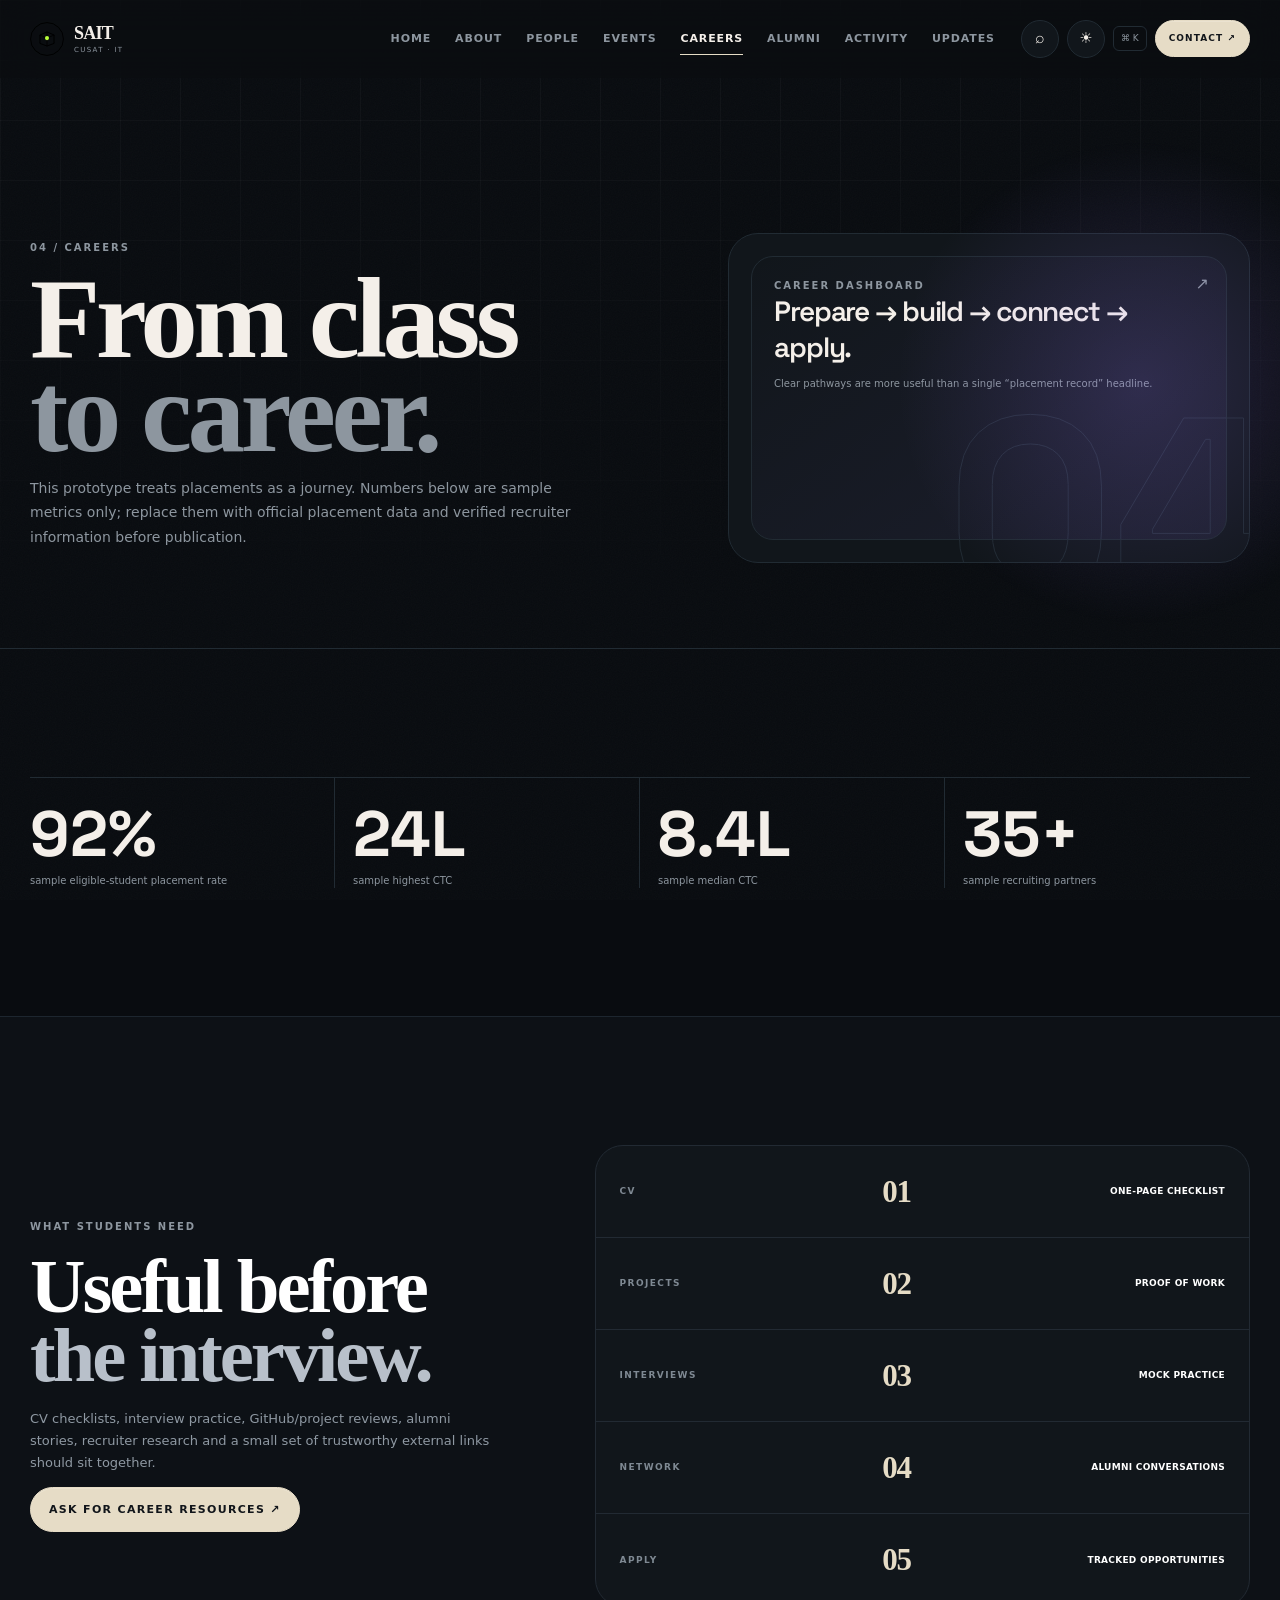
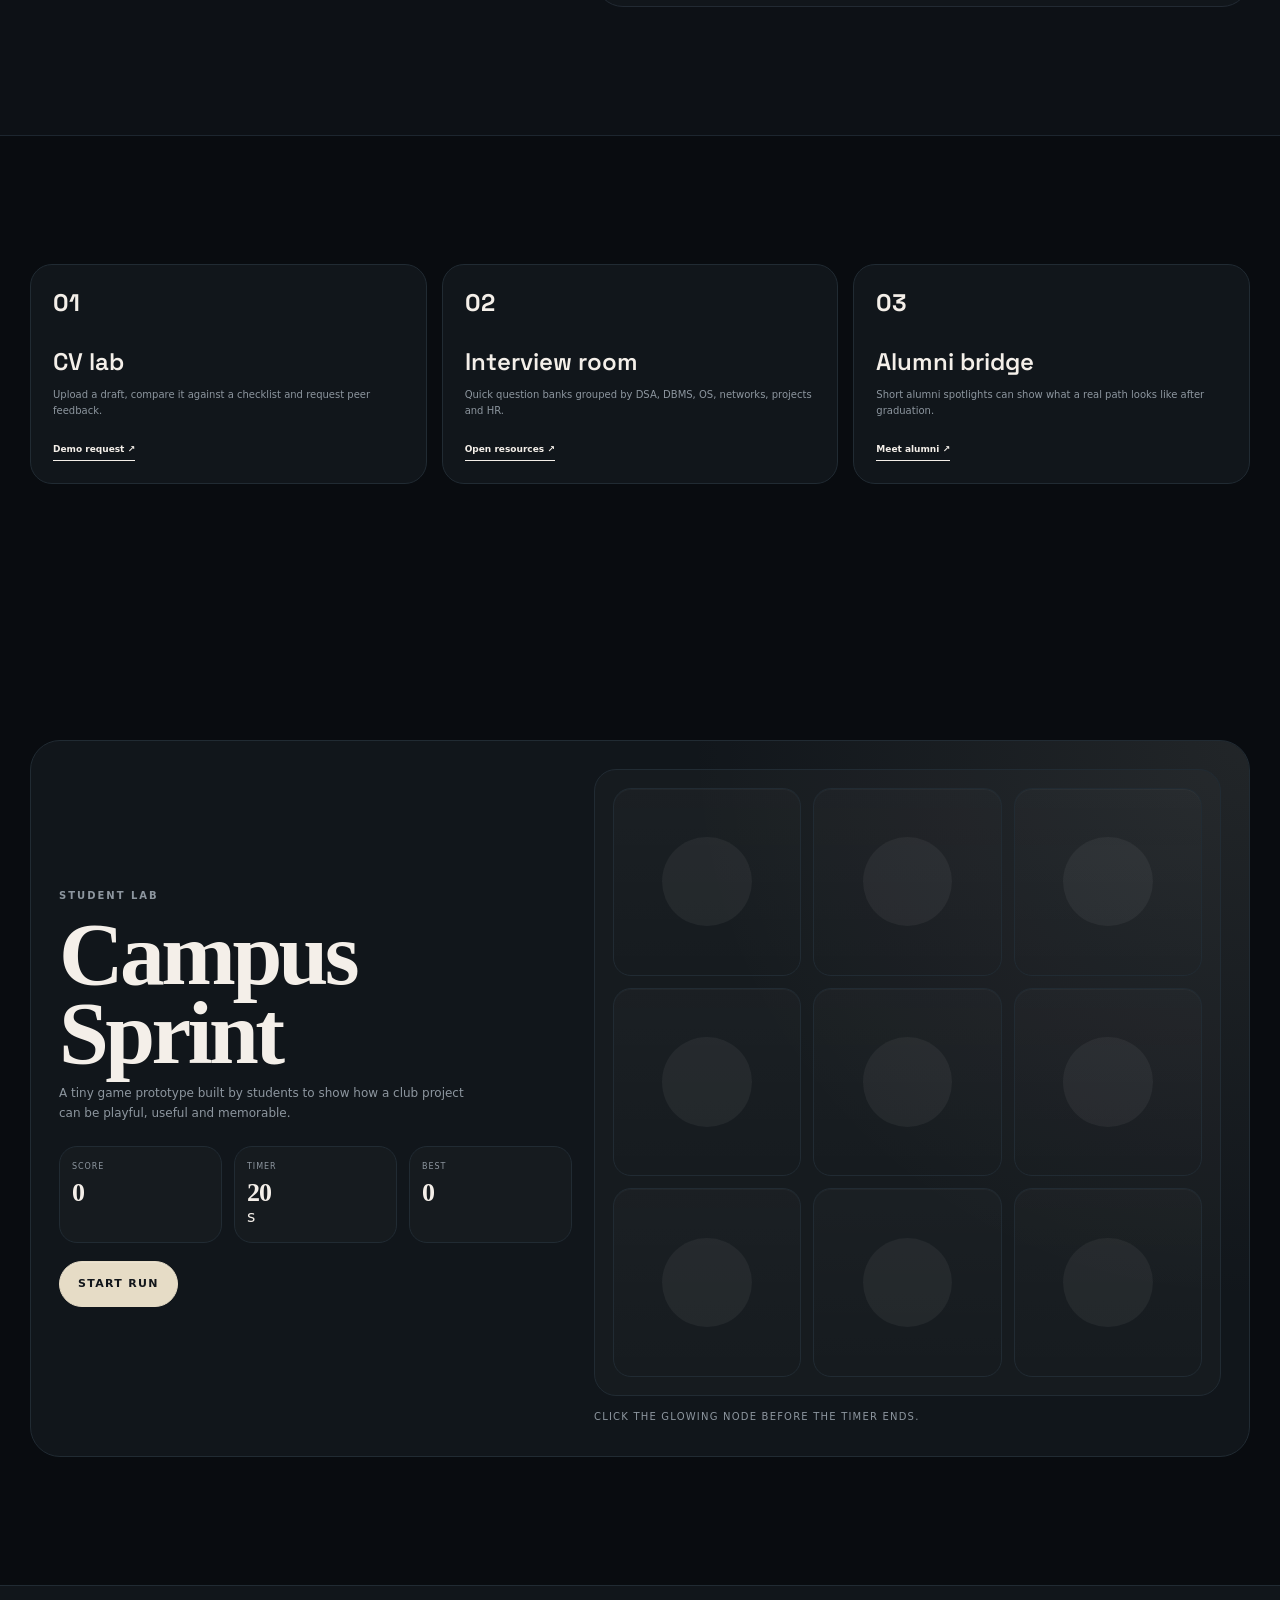
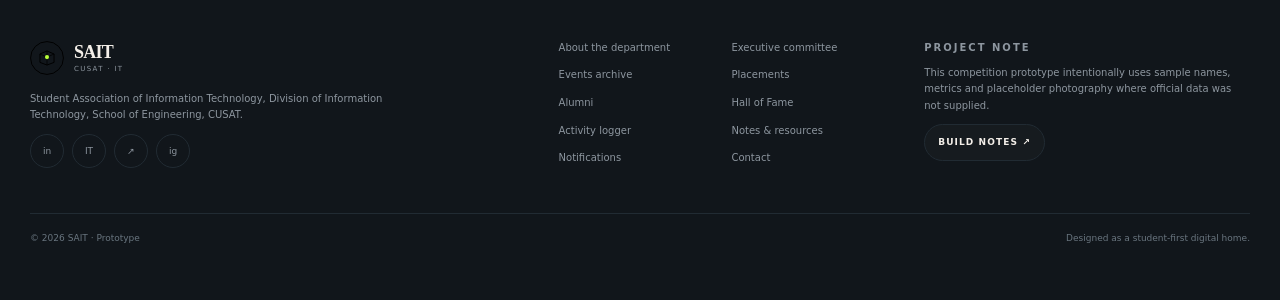
<file: placements.html>
<!DOCTYPE html>
<html lang="en">
<head>
<meta charset="utf-8">
<meta name="viewport" content="width=device-width,initial-scale=1">
<meta name="theme-color" content="#080a0d">
<meta name="description" content="SAIT — Student Association of Information Technology, CUSAT.">
<title>Placements & careers · SAIT</title>
<link rel="icon" href="assets/favicon.svg">
<link rel="preconnect" href="https://fonts.googleapis.com">
<link rel="preconnect" href="https://fonts.gstatic.com" crossorigin>
<link href="https://fonts.googleapis.com/css2?family=Inter:wght@400;500;600;700;800&family=Space+Grotesk:wght@500;600;700&display=swap" rel="stylesheet">
<link rel="stylesheet" href="style.css">
</head>
<body data-page="placements">
<div class="noise"></div><div class="grid-bg"></div>

<header class="site-header">
  <nav class="nav container">
    <a class="brand" href="index.html" aria-label="SAIT home">
      <img src="assets/logo.svg" alt="SAIT">
      <span class="brand-text"><strong>SAIT</strong><small>CUSAT · IT</small></span>
    </a>
    <div class="nav-links">
      <a data-page="home" href="index.html">Home</a>
      <a data-page="about" href="about.html">About</a>
      <a data-page="people" href="people.html">People</a>
      <a data-page="events" href="events.html">Events</a>
      <a data-page="placements" href="placements.html">Careers</a>
      <a data-page="alumni" href="alumni.html">Alumni</a>
      <a data-page="activity" href="activity.html">Activity</a>
      <a data-page="more" href="notifications.html">Updates</a>
    </div>
    <div class="nav-actions">
      <button class="icon-btn" data-command-open title="Search">⌕</button>
      <button class="icon-btn theme-icon" data-theme-toggle title="Theme">☀</button>
      <span class="command-hint">⌘ K</span>
      <a class="btn small primary" href="contact.html">Contact ↗</a>
      <button class="menu-btn" aria-label="Open menu" aria-expanded="false"><span></span><span></span></button>
    </div>
  </nav>
</header>

<main class="page-top">

<section class="page-hero">
  <div class="container page-hero-grid">
    <div class="reveal"><div class="kicker">04 / CAREERS</div><h1 class="display">From class<br><span class="dim">to career.</span></h1><p>This prototype treats placements as a journey. Numbers below are sample metrics only; replace them with official placement data and verified recruiter information before publication.</p></div>
    <div class="page-hero-art reveal delay-1"><div class="big-num">04</div><div class="signal"><div class="kicker">CAREER DASHBOARD</div><h3>Prepare → build → connect → apply.</h3><p>Clear pathways are more useful than a single “placement record” headline.</p></div></div>
  </div>
</section>

<section class="section">
  <div class="container">
    <div class="stat-strip reveal">
      <div class="stat"><div class="stat-value">92%</div><div class="stat-label">sample eligible-student placement rate</div></div>
      <div class="stat"><div class="stat-value">24L</div><div class="stat-label">sample highest CTC</div></div>
      <div class="stat"><div class="stat-value">8.4L</div><div class="stat-label">sample median CTC</div></div>
      <div class="stat"><div class="stat-value">35+</div><div class="stat-label">sample recruiting partners</div></div>
    </div>
  </div>
</section>

<section class="section placement">
  <div class="container placement-grid">
    <div class="reveal"><div class="kicker">WHAT STUDENTS NEED</div><h2>Useful before<br><span>the interview.</span></h2><p>CV checklists, interview practice, GitHub/project reviews, alumni stories, recruiter research and a small set of trustworthy external links should sit together.</p><a class="btn primary" href="contact.html">Ask for career resources ↗</a></div>
    <div class="placement-panel reveal delay-1">
      <div class="placement-row"><span>CV</span><strong>01</strong><span>one-page checklist</span></div>
      <div class="placement-row"><span>PROJECTS</span><strong>02</strong><span>proof of work</span></div>
      <div class="placement-row"><span>INTERVIEWS</span><strong>03</strong><span>mock practice</span></div>
      <div class="placement-row"><span>NETWORK</span><strong>04</strong><span>alumni conversations</span></div>
      <div class="placement-row"><span>APPLY</span><strong>05</strong><span>tracked opportunities</span></div>
    </div>
  </div>
</section>

<section class="section">
  <div class="container notes-grid">
    <article class="note-card reveal"><div class="icon">01</div><h3>CV lab</h3><p>Upload a draft, compare it against a checklist and request peer feedback.</p><a href="contact.html">Demo request ↗</a></article>
    <article class="note-card reveal"><div class="icon">02</div><h3>Interview room</h3><p>Quick question banks grouped by DSA, DBMS, OS, networks, projects and HR.</p><a href="notes.html">Open resources ↗</a></article>
    <article class="note-card reveal"><div class="icon">03</div><h3>Alumni bridge</h3><p>Short alumni spotlights can show what a real path looks like after graduation.</p><a href="alumni.html">Meet alumni ↗</a></article>
  </div>
</section>

<section class="section">
  <div class="container">
    <div class="game-shell reveal">
      <div class="game-copy">
        <div class="kicker">STUDENT LAB</div>
        <h2 class="h2">Campus Sprint</h2>
        <p>A tiny game prototype built by students to show how a club project can be playful, useful and memorable.</p>
        <div class="game-status">
          <div><span>Score</span><strong id="gameScore">0</strong></div>
          <div><span>Timer</span><strong id="gameTime">20</strong>s</div>
          <div><span>Best</span><strong id="gameBest">0</strong></div>
        </div>
        <button class="btn primary" id="gameStartBtn" type="button">Start run</button>
      </div>
      <div class="game-board-wrap">
        <div class="game-board" id="gameBoard" aria-label="Mini game board">
          <button class="game-cell" data-index="0" type="button" aria-label="Game tile 1"></button>
          <button class="game-cell" data-index="1" type="button" aria-label="Game tile 2"></button>
          <button class="game-cell" data-index="2" type="button" aria-label="Game tile 3"></button>
          <button class="game-cell" data-index="3" type="button" aria-label="Game tile 4"></button>
          <button class="game-cell" data-index="4" type="button" aria-label="Game tile 5"></button>
          <button class="game-cell" data-index="5" type="button" aria-label="Game tile 6"></button>
          <button class="game-cell" data-index="6" type="button" aria-label="Game tile 7"></button>
          <button class="game-cell" data-index="7" type="button" aria-label="Game tile 8"></button>
          <button class="game-cell" data-index="8" type="button" aria-label="Game tile 9"></button>
        </div>
        <div class="game-message" id="gameMessage">Click the glowing node before the timer ends.</div>
      </div>
    </div>
  </div>
</section>
</main>
<footer class="footer">
  <div class="container footer-grid">
    <div>
      <a class="footer-brand" href="index.html"><img src="assets/logo.svg" alt=""><span class="brand-text"><strong>SAIT</strong><small>CUSAT · IT</small></span></a>
      <p>Student Association of Information Technology, Division of Information Technology, School of Engineering, CUSAT.</p>
      <div class="footer-socials">
        <a href="https://in.linkedin.com/company/students-association-of-information-technology-sait-cusat" target="_blank" rel="noopener" aria-label="LinkedIn">in</a>
        <a href="https://soe.cusat.ac.in/soe_association.php?c=it" target="_blank" rel="noopener" aria-label="Official department">IT</a>
        <a href="https://sait-opal.vercel.app/" target="_blank" rel="noopener" aria-label="Current website">↗</a>
        <a href="https://www.instagram.com/" target="_blank" rel="noopener" aria-label="Instagram placeholder">ig</a>
      </div>
    </div>
    <div class="footer-links">
      <a href="about.html">About the department</a><a href="people.html">Executive committee</a>
      <a href="events.html">Events archive</a><a href="placements.html">Placements</a>
      <a href="alumni.html">Alumni</a><a href="hall-of-fame.html">Hall of Fame</a>
      <a href="activity.html">Activity logger</a><a href="notes.html">Notes & resources</a>
      <a href="notifications.html">Notifications</a><a href="contact.html">Contact</a>
    </div>
    <div>
      <div class="kicker">PROJECT NOTE</div>
      <p>This competition prototype intentionally uses sample names, metrics and placeholder photography where official data was not supplied.</p>
      <a class="btn small ghost" href="README.md">Build notes ↗</a>
    </div>
  </div>
  <div class="container footer-bottom">
    <span>© 2026 SAIT · Prototype</span><span>Designed as a student-first digital home.</span>
  </div>
</footer>

<div class="command" id="command" aria-hidden="true">
  <div class="command-bg" data-close-command></div>
  <div class="command-box">
    <div class="command-search"><span>⌕</span><input id="commandInput" autocomplete="off" placeholder="Jump to a page…"></div>
    <div class="command-list" id="commandList"></div>
  </div>
</div>
<div class="modal" id="modal"></div>
<div class="toast" id="toast"></div>
<script src="data.js"></script><script src="script.js"></script></body></html>
</file>
<file: style.css>
:root{
  --bg:#090c10;
  --surface:#11161b;
  --surface-2:#171d23;
  --ink:#f4efe9;
  --muted:#8d969f;
  --muted-2:#69757f;
  --line:#212b33;
  --accent:#e6dcc6;
  --accent-soft:#cfd7e4;
  --violet:#b6c4ff;
  --orange:#d9b489;
  --cyan:#bfe2ef;
  --pink:#d7bfd9;
  --shadow:0 26px 88px rgba(0,0,0,.3);
  --radius:28px;
  --nav-h:78px;
}

[data-theme="light"]{
  --bg:#efefe9;
  --surface:#f7f4ee;
  --surface-2:#ebe5dc;
  --ink:#101417;
  --muted:#58626b;
  --muted-2:#717b84;
  --line:#d8d0c7;
  --shadow:0 26px 90px rgba(15,22,22,.12);
}

*{box-sizing:border-box}
html{scroll-behavior:smooth}
body{
  margin:0;background:var(--bg);color:var(--ink);
  font-family:Manrope,ui-sans-serif,system-ui,-apple-system,BlinkMacSystemFont,"Segoe UI",sans-serif;
  line-height:1.4;overflow-x:hidden;transition:background .25s,color .25s;
}
body.page-lock{overflow:hidden}
a{color:inherit;text-decoration:none}
button,input,textarea,select{font:inherit}
button{cursor:pointer}
img{display:block;max-width:100%}
::selection{background:var(--accent);color:#101417}

.container{width:min(1220px,calc(100% - 48px));margin-inline:auto}
.display,.h1,.h2,.h3{font-family:"Cormorant Garamond",Georgia,"Times New Roman",serif;letter-spacing:-.04em}
.display{font-size:clamp(64px,10vw,150px);line-height:.82;margin:0}
.h2{font-size:clamp(48px,7vw,94px);line-height:.88;margin:0}
.h3{font-size:28px;line-height:1}
.eyebrow{
  display:inline-flex;align-items:center;gap:10px;color:var(--muted);
  font-size:10px;font-weight:800;letter-spacing:.18em;text-transform:uppercase
}
.dot{width:7px;height:7px;border-radius:50%;background:var(--accent);box-shadow:0 0 0 7px rgba(230,220,198,.12)}
.section{padding:128px 0}
.section-head{display:flex;align-items:flex-end;justify-content:space-between;gap:32px;margin-bottom:54px}
.section-head .copy{max-width:530px}
.section-head p{margin:18px 0 0;color:var(--muted);font-size:14px;line-height:1.7}
.kicker{color:var(--muted);font-size:10px;letter-spacing:.2em;font-weight:800;text-transform:uppercase}
.dim{color:var(--muted)}
.mono{font-family:"SFMono-Regular",Consolas,monospace;letter-spacing:.06em}
.mini{font-size:10px}
.btn{
  display:inline-flex;align-items:center;justify-content:center;gap:12px;
  padding:14px 18px;border-radius:999px;border:1px solid var(--line);
  background:transparent;color:var(--ink);font-size:11px;font-weight:800;
  text-transform:uppercase;letter-spacing:.12em;transition:transform .22s,border .22s,background .22s,box-shadow .22s
}
.btn:hover{transform:translateY(-3px);border-color:var(--ink);box-shadow:0 18px 40px rgba(0,0,0,.12)}
.btn.primary{background:var(--accent);color:#11151a;border-color:var(--accent);box-shadow:inset 0 1px 0 rgba(255,255,255,.18)}
.btn.dark{background:var(--ink);color:var(--bg);border-color:var(--ink)}
.btn.ghost{background:rgba(255,255,255,.02)}
.btn.small{padding:11px 13px;font-size:9px}

.noise,.grid-bg{
  position:fixed;inset:0;pointer-events:none;z-index:0
}
.noise{opacity:.028;background-image:url("data:image/svg+xml,%3Csvg xmlns='http://www.w3.org/2000/svg' width='180' height='180' viewBox='0 0 180 180'%3E%3Cfilter id='n'%3E%3CfeTurbulence type='fractalNoise' baseFrequency='.85' numOctaves='3' stitchTiles='stitch'/%3E%3C/filter%3E%3Crect width='100%25' height='100%25' filter='url(%23n)'/%3E%3C/svg%3E")}
.grid-bg{
  background-image:linear-gradient(rgba(255,255,255,.035) 1px,transparent 1px),linear-gradient(90deg,rgba(255,255,255,.035) 1px,transparent 1px);
  background-size:60px 60px;mask-image:linear-gradient(to bottom,black,transparent 74%);
}
[data-theme="light"] .grid-bg{background-image:linear-gradient(rgba(10,15,13,.045) 1px,transparent 1px),linear-gradient(90deg,rgba(10,15,13,.045) 1px,transparent 1px)}

.site-header{
  position:fixed;left:0;right:0;top:0;z-index:100;height:var(--nav-h);
  border-bottom:1px solid transparent;background:rgba(11,13,17,.7);backdrop-filter:blur(18px);
  transition:.25s
}
[data-theme="light"] .site-header{background:rgba(239,239,233,.76)}
.site-header.scrolled{border-color:var(--line)}
.nav{height:100%;display:flex;align-items:center;gap:26px}
.brand{display:inline-flex;align-items:center;gap:10px;min-width:max-content}
.brand img{width:34px;height:34px}
.brand-text{display:grid;line-height:1}
.brand-text strong{font:700 18px "Cormorant Garamond",Georgia,serif;letter-spacing:-.04em}
.brand-text small{margin-top:3px;font-size:7px;letter-spacing:.19em;color:var(--muted)}
.nav-links{display:flex;align-items:center;gap:24px;margin-left:auto}
.nav-links a{font-size:11px;font-weight:800;color:var(--muted);position:relative;letter-spacing:.08em;text-transform:uppercase}
.nav-links a::after{content:"";position:absolute;left:0;right:0;bottom:-9px;height:1px;background:var(--accent);transform:scaleX(0);transform-origin:left;transition:.25s}
.nav-links a:hover,.nav-links a.active{color:var(--ink)}
.nav-links a:hover::after,.nav-links a.active::after{transform:scaleX(1)}
.nav-actions{display:flex;align-items:center;gap:8px}
.icon-btn,.menu-btn{
  width:38px;height:38px;border-radius:50%;display:grid;place-items:center;
  border:1px solid var(--line);background:var(--surface);color:var(--ink)
}
.theme-icon{font-size:15px}
.menu-btn{display:none}
.menu-btn span{display:block;width:15px;height:1.5px;background:currentColor;margin:3px auto}
.command-hint{font-size:9px;color:var(--muted);padding:5px 7px;border:1px solid var(--line);border-radius:6px}

main,.footer{position:relative;z-index:2}
.page-top{padding-top:var(--nav-h)}

.hero{
  min-height:900px;padding:165px 0 90px;position:relative;overflow:hidden;
  background:linear-gradient(180deg,rgba(9,12,16,0),rgba(9,12,16,.25));
}
.hero::before{
  content:"";position:absolute;width:760px;height:760px;right:-220px;top:60px;
  background:radial-gradient(circle,rgba(230,220,198,.10),transparent 68%);
  filter:blur(12px)
}
.hero-wrap{display:grid;grid-template-columns:.9fr 1.1fr;gap:60px;align-items:center}
.hero-copy{position:relative;z-index:4}
.hero-copy .eyebrow{margin-bottom:24px}
.hero-title{max-width:780px}
.hero-title .outline{color:transparent;-webkit-text-stroke:1.5px rgba(244,239,233,.92)}
.hero-title .lime{color:var(--accent)}
.hero-sub{
  max-width:500px;margin:30px 0;color:var(--muted);font-size:16px;line-height:1.75
}
.hero-actions{display:flex;gap:10px;flex-wrap:wrap}
.hero-meta{display:flex;gap:16px;align-items:center;margin-top:48px;color:var(--muted);font-size:10px;text-transform:uppercase;letter-spacing:.12em}
.meta-sep{width:3px;height:3px;border-radius:50%;background:var(--muted)}

.hero-stage{min-height:620px;position:relative;display:grid;place-items:center}
.halo{
  position:absolute;width:580px;height:580px;border-radius:50%;
  background:radial-gradient(circle at center,rgba(230,220,198,.08),transparent 56%);
  border:1px solid rgba(230,220,198,.10)
}
.halo::before,.halo::after{
  content:"";position:absolute;inset:55px;border:1px dashed rgba(167,179,198,.28);border-radius:50%;
}
.halo::after{inset:110px;border-style:solid;opacity:.5}
.hero-device{
  width:min(540px,90%);height:560px;border:1px solid #2a3139;border-radius:34px;
  position:relative;overflow:hidden;background:linear-gradient(145deg,#121821,#090d12);
  transform:rotate(3deg);box-shadow:var(--shadow);z-index:3
}
.device-grid{
  position:absolute;inset:0;background-image:linear-gradient(rgba(255,255,255,.024) 1px,transparent 1px),linear-gradient(90deg,rgba(255,255,255,.024) 1px,transparent 1px);
  background-size:35px 35px
}
.device-top{display:flex;justify-content:space-between;padding:18px 20px;font-size:8px;letter-spacing:.16em;color:#838c96;text-transform:uppercase}
.device-center{position:absolute;left:0;right:0;top:50%;transform:translateY(-50%);text-align:center}
.device-big{font:700 clamp(110px,16vw,200px)/.78 "Cormorant Garamond",Georgia,serif;letter-spacing:-.08em;color:transparent;-webkit-text-stroke:1px rgba(255,255,255,.72)}
.device-caption{margin-top:18px;font-size:12px;letter-spacing:.17em;color:rgba(255,255,255,.48);text-transform:uppercase}
.device-bottom{position:absolute;bottom:20px;left:20px;right:20px;display:flex;justify-content:space-between;color:#7b848e;font-size:8px;letter-spacing:.1em;text-transform:uppercase}
.device-bottom b{color:var(--accent)}
.float-card{
  position:absolute;padding:14px 15px;border:1px solid var(--line);border-radius:17px;
  background:rgba(17,21,26,.92);backdrop-filter:blur(16px);box-shadow:var(--shadow);z-index:5
}
.float-card.one{left:0;top:95px;transform:rotate(-7deg)}
.float-card.two{right:0;bottom:70px;transform:rotate(-3deg);min-width:205px}
.float-card .label{display:block;color:var(--muted);font-size:8px;letter-spacing:.18em;font-weight:800;margin-bottom:7px;text-transform:uppercase}
.float-card strong{font:600 15px "Cormorant Garamond",Georgia,serif;display:block;letter-spacing:-.02em}
.float-card small{display:block;color:var(--muted);font-size:9px;margin-top:4px}
.cross{position:absolute;font-size:20px;color:var(--muted)}
.cross.a{right:5%;top:18%}.cross.b{left:6%;bottom:14%}

.marquee{overflow:hidden;border-top:1px solid var(--line);border-bottom:1px solid var(--line);padding:15px 0;background:var(--surface)}
.marquee-track{display:flex;width:max-content;gap:24px;align-items:center;animation:marquee 28s linear infinite}
.marquee span{font:700 11px "Manrope",sans-serif;letter-spacing:.18em;text-transform:uppercase}
.marquee b{color:var(--accent)}
@keyframes marquee{to{transform:translateX(-50%)}}

.stat-strip{display:grid;grid-template-columns:repeat(4,1fr);border-top:1px solid var(--line)}
.stat{padding:24px 18px 0 0;border-right:1px solid var(--line)}
.stat:not(:first-child){padding-left:18px}
.stat:last-child{border-right:0}
.stat-value{font:700 clamp(44px,5vw,68px)/1 "Space Grotesk"}
.stat-label{margin-top:8px;color:var(--muted);font-size:10px;line-height:1.4}

.story-grid{display:grid;grid-template-columns:1.05fr .95fr;gap:100px;align-items:start}
.story-card{
  padding:28px;border:1px solid var(--line);background:var(--surface);border-radius:var(--radius);
  position:relative;overflow:hidden
}
.story-card::before{content:"";position:absolute;inset:0;background:radial-gradient(circle at 90% 15%,rgba(230,220,198,.08),transparent 28%)}
.story-card .big-quote{font:500 40px/1.05 "Cormorant Garamond",Georgia,serif;max-width:660px;position:relative;letter-spacing:-.04em}
.story-card .sig{margin-top:34px;color:var(--muted);font-size:10px;letter-spacing:.1em;text-transform:uppercase}
.signal-grid{display:grid;grid-template-columns:repeat(2,1fr);gap:12px}
.signal{
  border:1px solid var(--line);background:var(--surface);padding:22px;border-radius:20px;min-height:165px;position:relative;overflow:hidden
}
.signal b{font:700 12px "Manrope",sans-serif;color:var(--accent);letter-spacing:.12em}
.signal h3{font:600 23px "Cormorant Garamond",Georgia,serif;margin:35px 0 8px;letter-spacing:-.04em}
.signal p{margin:0;color:var(--muted);font-size:10px;line-height:1.5}
.signal::after{content:"↗";position:absolute;right:17px;top:16px;color:var(--muted)}

.event-rail{
  display:grid;grid-auto-flow:column;grid-auto-columns:minmax(310px,36vw);gap:15px;overflow-x:auto;padding-bottom:12px;scroll-snap-type:x mandatory
}
.event-rail::-webkit-scrollbar{height:5px}.event-rail::-webkit-scrollbar-thumb{background:var(--line);border-radius:20px}
.event-card{
  border:1px solid var(--line);border-radius:24px;background:var(--surface);overflow:hidden;scroll-snap-align:start;
  transition:transform .25s,box-shadow .25s
}
.event-card:hover{transform:translateY(-6px);box-shadow:var(--shadow)}
.event-image{height:235px;position:relative;overflow:hidden}
.event-image img{width:100%;height:100%;object-fit:cover;filter:saturate(.7)}
.event-image::after{content:"";position:absolute;inset:0;background:linear-gradient(180deg,transparent 30%,rgba(0,0,0,.68))}
.badge{
  position:absolute;z-index:2;left:14px;top:14px;padding:7px 9px;border-radius:999px;
  border:1px solid rgba(255,255,255,.2);background:rgba(0,0,0,.3);backdrop-filter:blur(9px);
  font-size:8px;font-weight:800;letter-spacing:.14em;color:#fff
}
.event-info{padding:20px}
.event-row{display:flex;justify-content:space-between;gap:14px;color:var(--muted);font-size:9px;font-weight:700;letter-spacing:.12em}
.event-info h3{margin:14px 0 8px;font:600 27px/1 "Space Grotesk"}
.event-info p{color:var(--muted);font-size:11px;line-height:1.55;margin:0}
.event-foot{display:flex;justify-content:space-between;align-items:center;margin-top:18px}

.people-grid{display:grid;grid-template-columns:repeat(3,1fr);gap:16px}
.person-card{border:1px solid var(--line);background:var(--surface);border-radius:24px;overflow:hidden}
.person-photo{height:320px;position:relative;overflow:hidden}
.person-photo img{width:100%;height:100%;object-fit:cover;transition:transform .5s}
.person-card:hover .person-photo img{transform:scale(1.05)}
.person-photo::after{content:"";position:absolute;inset:0;background:linear-gradient(180deg,transparent 55%,rgba(0,0,0,.65))}
.person-label{position:absolute;left:16px;bottom:14px;right:16px;display:flex;justify-content:space-between;z-index:2;color:#fff}
.person-label span{font-size:8px;letter-spacing:.14em;font-weight:800}
.person-body{padding:18px}
.person-body h3{font:600 25px "Space Grotesk";margin:0 0 5px}
.person-body p{margin:0;color:var(--muted);font-size:10px;line-height:1.6}
.person-links{margin-top:15px;display:flex;gap:8px}

.people-banner{display:grid;grid-template-columns:1.2fr .8fr;gap:15px;margin-top:16px}
.team-card{
  border:1px solid var(--line);border-radius:23px;background:var(--surface);padding:22px;position:relative;overflow:hidden
}
.team-card .code{font:700 11px "SFMono-Regular",monospace;color:var(--lime)}
.team-card h3{font:600 30px "Space Grotesk";margin:26px 0 8px}
.team-card p{color:var(--muted);font-size:10px}
.team-line{height:2px;background:var(--line);margin-top:22px;position:relative;overflow:hidden}
.team-line span{display:block;position:absolute;inset:0 auto 0 0;width:62%;background:var(--lime)}
.placement{
  background:#0d1116;color:#fff;border-block:1px solid #1d262f;overflow:hidden
}
[data-theme="light"] .placement{background:#11171e}
.placement-grid{display:grid;grid-template-columns:.85fr 1.15fr;gap:80px;align-items:center}
.placement h2{font:600 clamp(52px,6vw,84px)/.9 "Cormorant Garamond",Georgia,serif;margin:18px 0;letter-spacing:-.04em}
.placement h2 span{color:#b8c0ca}
.placement p{max-width:470px;color:#8f99a3;font-size:13px;line-height:1.7}
.placement-panel{border:1px solid #222a33;border-radius:28px;overflow:hidden;background:#11161b}
.placement-row{display:grid;grid-template-columns:1fr 80px 1fr;min-height:92px;align-items:center;border-bottom:1px solid #222a33;padding:0 24px}
.placement-row:last-child{border-bottom:0}
.placement-row strong{font:700 31px "Cormorant Garamond",Georgia,serif;color:var(--accent);letter-spacing:-.04em}
.placement-row span{font-size:9px;color:#7f8993;letter-spacing:.16em;font-weight:800;text-transform:uppercase}
.placement-row span:last-child{text-align:right;color:#fff;letter-spacing:.03em}

.split-banner{display:grid;grid-template-columns:1fr 1fr;gap:0;border:1px solid var(--line);border-radius:30px;overflow:hidden;background:var(--surface)}
.split-block{padding:45px;border-right:1px solid var(--line)}
.split-block:last-child{border-right:0}
.split-block h3{font:600 38px "Space Grotesk";margin:15px 0}
.split-block p{color:var(--muted);font-size:12px;line-height:1.7}
.split-block a{margin-top:16px}

.notification-ticker{border-block:1px solid var(--line);overflow:hidden;background:var(--surface)}
.ticker-track{display:flex;width:max-content;gap:28px;padding:14px 0;animation:marquee 30s linear infinite}
.ticker-item{display:flex;gap:10px;align-items:center;font-size:10px}
.ticker-item b{color:var(--lime)}

.cta{
  padding:135px 0;background:var(--accent);color:#11151a
}
.cta-inner{max-width:950px}
.cta h2{font:600 clamp(62px,8.7vw,125px)/.8 "Cormorant Garamond",Georgia,serif;margin:20px 0;letter-spacing:-.05em}
.cta h2 span{color:transparent;-webkit-text-stroke:1.5px #11151a}
.cta p{max-width:550px;color:rgba(17,21,26,.7);font-size:13px;line-height:1.7}
.cta-actions{display:flex;gap:10px;flex-wrap:wrap;margin-top:28px}
.cta .btn{border-color:rgba(17,21,26,.2);color:#11151a;background:rgba(255,255,255,.08)}
.cta .btn.dark{background:#101418;color:#f4efe8;border-color:#101418}

.footer{border-top:1px solid var(--line);padding:55px 0;background:var(--surface)}
.footer-grid{display:grid;grid-template-columns:1.5fr 1fr 1fr;gap:40px}
.footer-brand{display:inline-flex;align-items:center;gap:10px}
.footer-brand img{width:34px}
.footer p{max-width:360px;color:var(--muted);font-size:10px;line-height:1.65}
.footer-links{display:grid;grid-template-columns:repeat(2,1fr);gap:11px 20px}
.footer-links a{font-size:10px;color:var(--muted)}
.footer-links a:hover{color:var(--ink)}
.footer-socials{display:flex;gap:8px;flex-wrap:wrap}
.footer-socials a{width:34px;height:34px;border:1px solid var(--line);border-radius:50%;display:grid;place-items:center;font-size:9px;color:var(--muted)}
.footer-bottom{display:flex;justify-content:space-between;gap:20px;margin-top:45px;padding-top:18px;border-top:1px solid var(--line);color:var(--muted-2);font-size:9px}

.page-hero{padding:155px 0 85px;border-bottom:1px solid var(--line);position:relative;overflow:hidden}
.page-hero::after{content:"";position:absolute;right:-120px;top:45px;width:520px;height:520px;border-radius:50%;background:radial-gradient(circle,rgba(155,124,255,.18),transparent 66%);pointer-events:none}
.page-hero-grid{display:grid;grid-template-columns:1.1fr .9fr;gap:60px;align-items:end}
.page-hero h1{font-size:clamp(60px,9vw,125px);line-height:.82;margin:16px 0}
.page-hero p{max-width:550px;color:var(--muted);font-size:14px;line-height:1.75}
.page-hero-art{height:330px;border:1px solid var(--line);background:var(--surface);border-radius:30px;position:relative;overflow:hidden}
.page-hero-art .big-num{position:absolute;right:-30px;bottom:-52px;font:700 260px/.8 "Space Grotesk";color:transparent;-webkit-text-stroke:1px var(--line)}
.page-hero-art .signal{position:absolute;top:22px;left:22px;right:22px;bottom:22px;border-radius:22px;border:1px solid var(--line);background:linear-gradient(145deg,transparent,rgba(155,124,255,.08));padding:22px}
.page-hero-art .signal h3{font:600 28px "Space Grotesk";margin:0 0 10px}
.page-hero-art .signal p{font-size:10px;margin:0;color:var(--muted)}

.controls{display:flex;gap:8px;flex-wrap:wrap;margin-bottom:25px}
.filter-btn{padding:10px 13px;border:1px solid var(--line);background:var(--surface);color:var(--muted);border-radius:999px;font-size:9px;font-weight:800;letter-spacing:.08em}
.filter-btn.active{background:var(--ink);color:var(--bg);border-color:var(--ink)}

.list-grid{display:grid;grid-template-columns:repeat(2,1fr);gap:16px}
.list-card{border:1px solid var(--line);background:var(--surface);border-radius:24px;overflow:hidden}
.list-card .cover{height:245px;overflow:hidden}
.list-card .cover img{width:100%;height:100%;object-fit:cover}
.list-card .body{padding:22px}
.list-card .body h3{font:600 31px "Space Grotesk";margin:12px 0 8px}
.list-card .body p{margin:0;color:var(--muted);font-size:11px;line-height:1.6}
.meta-line{display:flex;justify-content:space-between;gap:12px;color:var(--muted);font-size:9px;font-weight:800;letter-spacing:.12em}
.tag{display:inline-flex;padding:6px 8px;border:1px solid var(--line);border-radius:999px;font-size:8px;font-weight:800;letter-spacing:.1em;color:var(--muted)}

.people-page-grid{display:grid;grid-template-columns:repeat(3,1fr);gap:16px}
.people-page-grid .person-photo{height:360px}
.directory-note{padding:18px 20px;border:1px solid var(--line);background:var(--surface);border-radius:17px;color:var(--muted);font-size:10px;line-height:1.6;margin-top:15px}
.role-tabs{display:flex;gap:8px;flex-wrap:wrap;margin-bottom:26px}

.alumni-grid{display:grid;grid-template-columns:repeat(3,1fr);gap:16px}
.alumni-card{border:1px solid var(--line);border-radius:24px;background:var(--surface);overflow:hidden}
.alumni-card img{height:300px;width:100%;object-fit:cover}
.alumni-card .body{padding:20px}
.alumni-card .quote{font:500 25px/1.1 "Space Grotesk";margin:17px 0}
.alumni-card .small{color:var(--muted);font-size:10px}

.hall-grid{display:grid;grid-template-columns:repeat(2,1fr);gap:14px}
.hall-item{display:grid;grid-template-columns:82px 1fr auto;gap:15px;align-items:center;border:1px solid var(--line);border-radius:20px;background:var(--surface);padding:18px}
.hall-year{font:700 25px "Space Grotesk";color:var(--lime)}
.hall-item h3{font:600 20px "Space Grotesk";margin:7px 0}
.hall-item p{color:var(--muted);font-size:10px;margin:0}
.hall-arrow{font-size:18px;color:var(--muted)}

.activity-shell{display:grid;grid-template-columns:1fr .86fr;gap:18px}
.form-card,.dashboard-card,.info-card{border:1px solid var(--line);border-radius:24px;background:var(--surface);padding:26px}
.form-grid{display:grid;grid-template-columns:1fr 1fr;gap:12px}
.field{display:grid;gap:7px}
.field.full{grid-column:1/-1}
.field label{font-size:9px;color:var(--muted);font-weight:800;letter-spacing:.12em;text-transform:uppercase}
.field input,.field textarea,.field select{width:100%;border:1px solid var(--line);background:var(--bg);color:var(--ink);border-radius:12px;padding:12px 13px;outline:none}
.field input:focus,.field textarea:focus,.field select:focus{border-color:var(--violet)}
.field textarea{min-height:118px;resize:vertical}
.form-foot{display:flex;align-items:center;justify-content:space-between;gap:12px;margin-top:16px}
.proof-note{font-size:9px;color:var(--muted);line-height:1.4}
.dashboard-head{display:flex;justify-content:space-between;align-items:start;gap:15px}
.ring{
  width:108px;height:108px;border-radius:50%;display:grid;place-items:center;
  background:conic-gradient(var(--lime) 0 72%,var(--line) 72% 100%);position:relative
}
.ring::before{content:"";position:absolute;inset:9px;background:var(--surface);border-radius:50%}
.ring span{position:relative;font:700 26px "Space Grotesk"}
.activity-list{margin-top:25px;display:grid;gap:8px}
.activity-row{display:grid;grid-template-columns:1fr auto;gap:10px;padding:13px 0;border-top:1px solid var(--line)}
.activity-row strong{font:600 16px "Space Grotesk"}
.activity-row small{display:block;color:var(--muted);font-size:9px;margin-top:4px}
.status{padding:6px 8px;border-radius:999px;border:1px solid var(--line);font-size:8px;font-weight:800;letter-spacing:.1em;align-self:start}
.status.verified{color:var(--lime);border-color:rgba(184,255,57,.3)}
.status.pending{color:var(--orange);border-color:rgba(255,155,84,.3)}

.notice-list{display:grid;gap:10px}
.notice{
  display:grid;grid-template-columns:120px 1fr auto;gap:18px;align-items:start;
  border:1px solid var(--line);background:var(--surface);border-radius:20px;padding:19px
}
.notice-date{font:700 11px "SFMono-Regular",monospace;color:var(--muted)}
.notice h3{font:600 22px "Space Grotesk";margin:2px 0 7px}
.notice p{margin:0;color:var(--muted);font-size:10px;line-height:1.55}
.new-pill{padding:6px 8px;border:1px solid rgba(184,255,57,.25);color:var(--lime);border-radius:999px;font-size:8px;font-weight:800;letter-spacing:.1em}

.contact-grid{display:grid;grid-template-columns:.85fr 1.15fr;gap:18px}
.info-stack{display:grid;gap:12px}
.info-card h3{font:600 26px "Space Grotesk";margin:0 0 10px}
.info-card p{color:var(--muted);font-size:10px;line-height:1.65;margin:0}
.social-list{display:flex;gap:8px;flex-wrap:wrap;margin-top:15px}
.social-list a{padding:9px 11px;border:1px solid var(--line);border-radius:999px;font-size:9px;color:var(--muted)}
.map-card{min-height:460px;border:1px solid var(--line);border-radius:24px;background:var(--surface);overflow:hidden;position:relative}
.map-card iframe{width:100%;height:100%;min-height:460px;border:0;filter:saturate(.7) contrast(1.08) grayscale(.15)}
.map-card .map-caption{position:absolute;left:18px;right:18px;bottom:18px;background:rgba(8,10,13,.86);color:#fff;border:1px solid #2a3138;border-radius:16px;padding:15px;backdrop-filter:blur(10px)}
.map-card .map-caption strong{display:block;font:600 18px "Space Grotesk"}
.map-card .map-caption small{display:block;color:#9aa2ac;font-size:9px;margin-top:4px}

.notes-grid{display:grid;grid-template-columns:repeat(3,1fr);gap:15px}
.note-card{border:1px solid var(--line);background:var(--surface);border-radius:22px;padding:22px;min-height:210px}
.note-card .icon{font:700 24px "Space Grotesk";color:var(--lime)}
.note-card h3{font:600 24px "Space Grotesk";margin:28px 0 8px}
.note-card p{color:var(--muted);font-size:10px;line-height:1.6}
.note-card a{display:inline-flex;margin-top:14px;font-size:9px;font-weight:800;border-bottom:1px solid var(--ink);padding-bottom:4px}

.game-shell{
  display:grid;grid-template-columns:.9fr 1.1fr;gap:22px;align-items:center;
  border:1px solid var(--line);border-radius:30px;background:var(--surface);padding:28px;overflow:hidden;position:relative
}
.game-shell::before{content:"";position:absolute;inset:0;background:radial-gradient(circle at top right,rgba(230,220,198,.08),transparent 40%);pointer-events:none}
.game-copy,.game-board-wrap{position:relative;z-index:1}
.game-copy h2{margin:12px 0 10px}
.game-copy p{margin:0;color:var(--muted);font-size:12px;line-height:1.7;max-width:420px}
.game-status{display:grid;grid-template-columns:repeat(3,1fr);gap:12px;margin:22px 0 18px}
.game-status div{padding:14px 12px;border:1px solid var(--line);border-radius:18px;background:rgba(255,255,255,.02)}
.game-status span{display:block;color:var(--muted);font-size:8px;letter-spacing:.12em;text-transform:uppercase}
.game-status strong{display:block;margin-top:8px;font:700 26px/1 "Cormorant Garamond",Georgia,serif;letter-spacing:-.04em}
.game-board-wrap{display:grid;gap:14px}
.game-board{display:grid;grid-template-columns:repeat(3,1fr);gap:12px;padding:18px;border:1px solid var(--line);border-radius:22px;background:rgba(255,255,255,.02)}
.game-cell{
  aspect-ratio:1; border-radius:18px; border:1px solid var(--line); background:linear-gradient(180deg,rgba(255,255,255,.02),rgba(255,255,255,0));
  box-shadow:inset 0 1px 0 rgba(255,255,255,.03); position:relative; transition:transform .15s, border-color .15s, background .15s, box-shadow .15s;
}
.game-cell::before{content:"";position:absolute;inset:26%;border-radius:50%;background:rgba(255,255,255,.05);transition:all .15s}
.game-cell:hover{transform:translateY(-2px)}
.game-cell.is-active{border-color:rgba(230,220,198,.75);background:rgba(230,220,198,.08);box-shadow:0 0 0 1px rgba(230,220,198,.15),0 0 30px rgba(230,220,198,.12)}
.game-cell.is-active::before{background:var(--accent);box-shadow:0 0 22px rgba(230,220,198,.35)}
.game-cell.hit{border-color:rgba(184,255,57,.8);background:rgba(184,255,57,.12)}
.game-cell.hit::before{background:#d7f59b;box-shadow:0 0 22px rgba(184,255,57,.4)}
.game-cell.miss{border-color:rgba(255,124,124,.9);background:rgba(255,124,124,.08)}
.game-cell.miss::before{background:#ffb0b0;box-shadow:0 0 18px rgba(255,124,124,.25)}
.game-message{font-size:10px;letter-spacing:.12em;text-transform:uppercase;color:var(--muted);min-height:18px}

.command{
  position:fixed;inset:0;z-index:200;display:none;place-items:start center;padding-top:12vh
}
.command.open{display:grid}
.command-bg{position:absolute;inset:0;background:rgba(0,0,0,.72);backdrop-filter:blur(8px)}
.command-box{position:relative;width:min(670px,calc(100% - 28px));background:var(--surface);border:1px solid var(--line);border-radius:22px;box-shadow:var(--shadow);overflow:hidden}
.command-search{display:flex;align-items:center;gap:12px;padding:17px;border-bottom:1px solid var(--line)}
.command-search span{color:var(--muted)}
.command-search input{flex:1;border:0;outline:0;background:transparent;color:var(--ink);font-size:14px}
.command-list{max-height:52vh;overflow:auto;padding:8px}
.command-item{display:flex;align-items:center;justify-content:space-between;gap:15px;padding:13px 12px;border-radius:12px}
.command-item:hover{background:var(--surface-2)}
.command-item strong{font-size:11px}
.command-item small{font-size:9px;color:var(--muted)}
.command-key{font-size:8px;color:var(--muted);border:1px solid var(--line);border-radius:5px;padding:4px 6px}

.modal{position:fixed;inset:0;z-index:190;display:none;place-items:center;padding:22px}
.modal.open{display:grid}
.modal-bg{position:absolute;inset:0;background:rgba(0,0,0,.75);backdrop-filter:blur(8px)}
.modal-card{position:relative;z-index:2;width:min(720px,100%);max-height:88vh;overflow:auto;background:var(--surface);border:1px solid var(--line);border-radius:25px;box-shadow:var(--shadow)}
.modal-media{height:300px;overflow:hidden}.modal-media img{width:100%;height:100%;object-fit:cover}
.modal-content{padding:26px}
.modal-close{position:absolute;right:12px;top:12px;width:38px;height:38px;border-radius:50%;border:1px solid rgba(255,255,255,.18);background:rgba(0,0,0,.35);color:#fff;z-index:4}
.modal-content h2{font:600 43px "Space Grotesk";margin:9px 0}
.modal-content p{color:var(--muted);font-size:12px;line-height:1.7}

.toast{
  position:fixed;left:50%;bottom:24px;transform:translate(-50%,15px);z-index:240;
  background:var(--ink);color:var(--bg);border-radius:999px;padding:12px 16px;
  font-size:10px;font-weight:800;opacity:0;pointer-events:none;transition:.25s
}
.toast.show{opacity:1;transform:translate(-50%,0)}

.reveal{opacity:0;transform:translateY(20px);transition:opacity .75s,transform .75s}
.reveal.visible{opacity:1;transform:none}
.delay-1{transition-delay:.08s}.delay-2{transition-delay:.16s}.delay-3{transition-delay:.24s}

.cursor-glow{position:fixed;width:260px;height:260px;border-radius:50%;pointer-events:none;z-index:1;transform:translate(-50%,-50%);background:radial-gradient(circle,rgba(155,124,255,.08),transparent 68%);opacity:0;transition:opacity .25s}

@media(max-width:1050px){
  .nav-links{gap:15px}
  .hero-wrap,.story-grid,.placement-grid,.contact-grid,.activity-shell,.page-hero-grid{grid-template-columns:1fr}
  .hero-stage{min-height:560px}
  .page-hero-art{height:280px}
  .people-grid,.alumni-grid{grid-template-columns:repeat(2,1fr)}
  .notes-grid{grid-template-columns:repeat(2,1fr)}
  .split-banner{grid-template-columns:1fr}
  .split-block{border-right:0;border-bottom:1px solid var(--line)}
  .split-block:last-child{border-bottom:0}
}
@media(max-width:760px){
  :root{--nav-h:70px}
  .container{width:min(100% - 32px,600px)}
  .section{padding:90px 0}
  .site-header{height:var(--nav-h)}
  .nav-links{
    position:absolute;top:70px;left:16px;right:16px;padding:10px;display:none;flex-direction:column;align-items:stretch;
    background:var(--surface);border:1px solid var(--line);border-radius:17px;box-shadow:var(--shadow)
  }
  .nav-links.open{display:flex}
  .nav-links a{padding:12px 10px}
  .nav-links a::after{display:none}
  .nav-actions .command-hint{display:none}
  .menu-btn{display:grid}
  .hero{min-height:auto;padding:120px 0 80px}
  .hero-wrap{gap:25px}
  .hero-title .outline{-webkit-text-stroke:1px var(--ink)}
  .hero-sub{font-size:13px}
  .hero-meta{margin-top:30px;flex-wrap:wrap}
  .hero-stage{min-height:470px;margin-top:10px}
  .hero-device{height:390px;border-radius:25px}
  .device-big{font-size:110px}
  .float-card.one{top:45px}.float-card.two{bottom:20px}
  .halo{width:410px;height:410px}
  .stat-strip{grid-template-columns:1fr 1fr}
  .stat:nth-child(2){border-right:0}.stat:nth-child(n+3){border-top:1px solid var(--line)}
  .stat:nth-child(3){padding-left:0}.stat:nth-child(4){padding-left:18px}
  .section-head{flex-direction:column;align-items:flex-start}
  .people-grid,.people-page-grid,.alumni-grid,.notes-grid,.list-grid,.hall-grid{grid-template-columns:1fr}
  .people-banner{grid-template-columns:1fr}
  .placement-row{grid-template-columns:1fr 55px 1fr;min-height:76px;padding:0 16px}
  .page-hero{padding:125px 0 70px}
  .page-hero h1{font-size:66px}
  .notice{grid-template-columns:1fr;gap:10px}
  .form-grid{grid-template-columns:1fr}
  .field.full{grid-column:auto}
  .form-foot{align-items:flex-start;flex-direction:column}
  .map-card{min-height:360px}.map-card iframe{min-height:360px}
  .footer-grid{grid-template-columns:1fr}
  .footer-bottom{flex-direction:column;align-items:flex-start}
  .footer-right{justify-content:flex-start}
}
@media(prefers-reduced-motion:reduce){
  html{scroll-behavior:auto}
  *,*::before,*::after{animation-duration:.01ms!important;transition-duration:.01ms!important}
}
</file>
